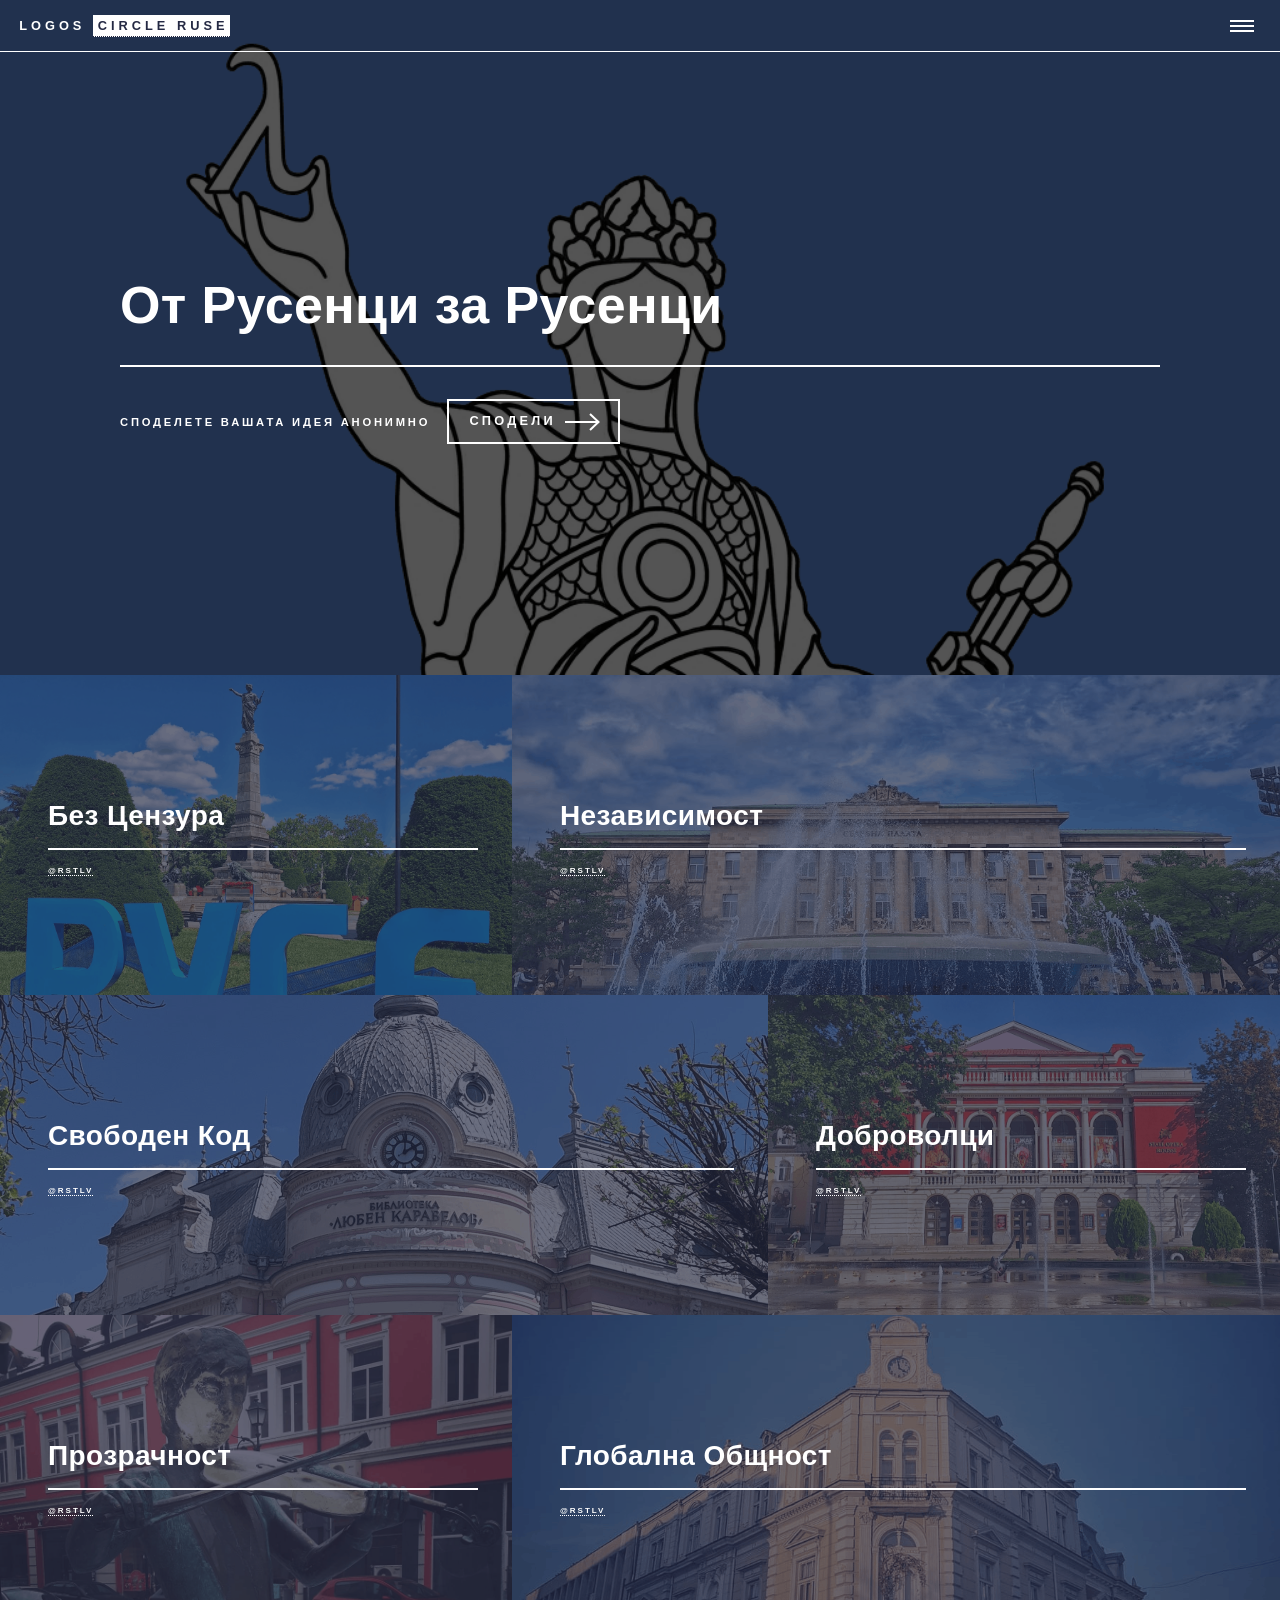
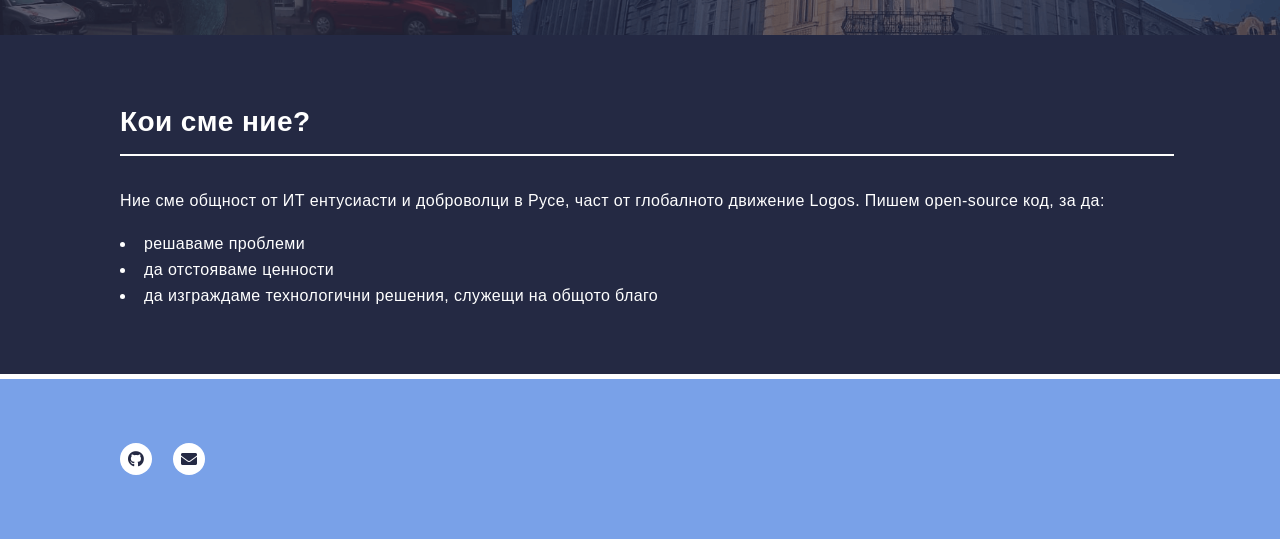
<file: index.html>
<!DOCTYPE HTML>
<html>
	<head>
		<title>Начало | Logos Circle Ruse</title>
		<link rel="icon" type="image/png" sizes="any" href="./images/banner.png">
		<meta charset="utf-8" />
		<meta name="viewport" content="width=device-width, initial-scale=1, user-scalable=no" />
		<link rel="stylesheet" href="assets/css/main.css" />
		<noscript><link rel="stylesheet" href="assets/css/noscript.css" /></noscript>
	</head>
	<body class="is-preload">

		<!-- Wrapper -->
			<div id="wrapper">

				<!-- Header -->
					<header id="header" class="alt">
						<a href="index.html" class="logo">Logos<span> <strong>Circle Ruse</strong></span></a>
						<nav>
							<a href="#menu"></a>
						</nav>
					</header>

					<nav id="menu">
						<ul class="links">
							<li><a href="index.html">Начало</a></li>
							<li><a href="about.html">За нас</a></li>
							<li><a href="events.html">Събития</a></li>
							<li><a href="projects.html">Проекти</a></li>
						</ul>
						<ul class="actions stacked">
							<li><a href="https://logos-circle-ruse.github.io/transparent_ruse/" class="button primary fit">Сподели Проблем</a></li>
						</ul>
					</nav>
				<!-- Header -->

				<!-- Banner -->
					<section id="banner" class="major">
						<div class="inner">
							<header class="major">
								<h1>От Русенци за Русенци</h1>
							</header>
							<div class="content">
								<p>Споделете вашата идея АНОНИМНО</p>
								<ul class="actions">
									<li><a href="https://logos-circle-ruse.github.io/transparent_ruse/" class="button next scrolly">Сподели</a></li>
								</ul>
							</div>
						</div>
					</section>

				<!-- Main -->
					<div id="main">

						<!-- One -->
							<section id="one" class="tiles">
								<article>
									<span class="image">
										<img src="images/pic01.png" alt="" />
									</span>
									<header class="major">
										<h3>Без Цензура</h3>
										<p>
											<a href="https://www.instagram.com/rstlv" target="_blank">@rstlv</a>
										</p>
									</header>
								</article>
								<article>
									<span class="image">
										<img src="images/pic02.png" alt="" />
									</span>
									<header class="major">
										<h3>Независимост</h3>
										<p>
											<a href="https://www.instagram.com/rstlv" target="_blank">@rstlv</a>
										</p>
									</header>
								</article>
								<article>
									<span class="image">
										<img src="images/pic03.png" alt="" />
									</span>
									<header class="major">
										<h3>Свободен Код</h3>
										<p>
											<a href="https://www.instagram.com/rstlv" target="_blank">@rstlv</a>
										</p>
									</header>
								</article>
								<article>
									<span class="image">
										<img src="images/pic04.png" alt="" />
									</span>
									<header class="major">
										<h3>Доброволци</h3>
										<p>
											<a href="https://www.instagram.com/rstlv" target="_blank">@rstlv</a>
										</p>
									</header>
								</article>
								<article>
									<span class="image">
										<img src="images/pic05.png" alt="" />
									</span>
									<header class="major">
										<h3>Прозрачност</h3>
										<p>
											<a href="https://www.instagram.com/rstlv" target="_blank">@rstlv</a>
										</p>
									</header>
								</article>
								<article>
									<span class="image">
										<img src="images/pic06.png" alt="" />
									</span>
									<header class="major">
										<h3>Глобална Общност</h3>
										<p>
											<a href="https://www.instagram.com/rstlv" target="_blank">@rstlv</a>
										</p>
									</header>
								</article>
							</section>

						<!-- Two -->
							<section id="two">
								<div class="inner">
									<header class="major">
										<h2>Кои сме ние?</h2>
									</header>
									<p style="margin: 0 0 1em 0;">
										Ние сме общност от ИТ ентусиасти и доброволци в Русе, част от глобалното движение Logos. Пишем open-source код, за да:
									</p>
									<ul>
										<li>решаваме проблеми</li>
										<li>да отстояваме ценности</li>
										<li>да изграждаме технологични решения, служещи на общото благо</li>
									</ul>
									<a id="luma-btn"></a>
								</div>
							</section>

					</div>

				<!-- Footer -->
				<footer id="footer"></footer>

			</div>

		<!-- Scripts -->
		<script src="assets/js/jquery.min.js"></script>
		<script src="assets/js/jquery.scrolly.min.js"></script>
		<script src="assets/js/jquery.scrollex.min.js"></script>
		<script src="assets/js/browser.min.js"></script>
		<script src="assets/js/breakpoints.min.js"></script>
		<script src="assets/js/util.js"></script>
		<script src="assets/js/main.js"></script>
		<!-- Utils -->
		<script src="assets/js/components/footer.js"></script>
		<script src="assets/js/components/next_event.js"></script>
	</body>
</html>
</file>
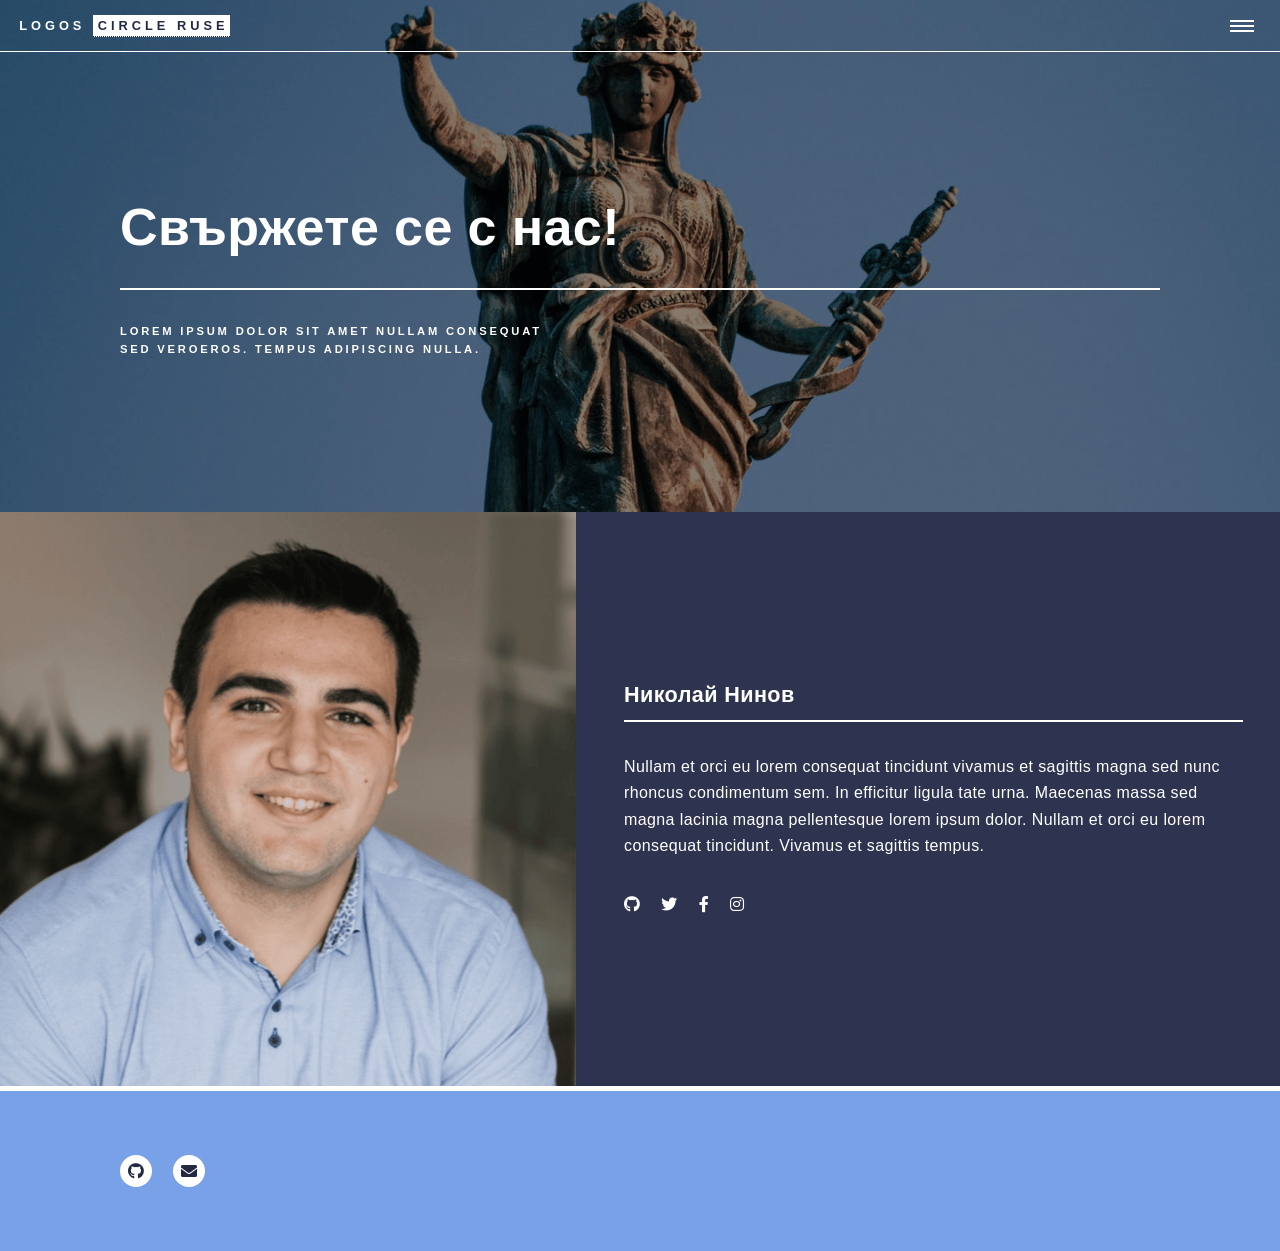
<file: contact.html>
<!DOCTYPE HTML>
<!--
	Forty by HTML5 UP
	html5up.net | @ajlkn
	Free for personal and commercial use under the CCA 3.0 license (html5up.net/license)
-->
<html>
	<head>
		<title>Logos Circle Ruse | Контакт</title>
		<meta charset="utf-8" />
		<meta name="viewport" content="width=device-width, initial-scale=1, user-scalable=no" />
		<link rel="stylesheet" href="assets/css/main.css" />
		<noscript><link rel="stylesheet" href="assets/css/noscript.css" /></noscript>
	</head>
	<body class="is-preload">

		<!-- Wrapper -->
			<div id="wrapper">

				<!-- Header -->
					<header id="header" class="alt">
						<a href="index.html" class="logo">Logos<span> <strong>Circle Ruse</strong></span></a>
						<nav>
							<a href="#menu"></a>
						</nav>
					</header>

					<nav id="menu">
						<ul class="links">
							<li><a href="index.html">Начало</a></li>
							<li><a href="events.html">Събития</a></li>
							<li><a href="contact.html">Контакт</a></li>
						</ul>
						<ul class="actions stacked">
							<li><a href="open-ruse.html" class="button primary fit">Сподели Проблем</a></li>
						</ul>
					</nav>
				<!-- Header -->

				<!-- Banner -->
				<!-- Note: The "styleN" class below should match that of the header element. -->
					<section id="banner" class="style2">
						<div class="inner">
							<span class="image">
								<img src="images/monument.png" alt="" />
							</span>
							<header class="major">
								<h1>Свържете се с нас!</h1>
							</header>
							<div class="content">
								<p>Lorem ipsum dolor sit amet nullam consequat<br />
								sed veroeros. tempus adipiscing nulla.</p>
							</div>
						</div>
					</section>

				<!-- Main -->
					<div id="main">

						<section id="two" class="spotlights">
							<section>
								<a href="generic.html" class="image">
									<img src="images/nikolay.png" alt="" data-position="center center" />
								</a>
								<div class="content">
									<div class="inner">
										<header class="major">
											<h3>Николай Нинов</h3>
										</header>
										<p>Nullam et orci eu lorem consequat tincidunt vivamus et sagittis magna sed nunc rhoncus condimentum sem. In efficitur ligula tate urna. Maecenas massa sed magna lacinia magna pellentesque lorem ipsum dolor. Nullam et orci eu lorem consequat tincidunt. Vivamus et sagittis tempus.</p>
										<ul class="icons">
											<li><a target="_blank" href="https://github.com/nickninov" class="icon brands fa-github"><span class="label">Github</span></a></li>
											<li><a target="_blank" href="https://x.com/therealdatabro" class="icon brands fa-twitter"><span class="label">Twitter</span></a></li>
											<li><a target="_blank" href="https://www.facebook.com/thedatabro" class="icon brands fa-facebook-f"><span class="label">Facebook</span></a></li>
											<li><a target="_blank" href="https://www.instagram.com/nick_ninov" class="icon brands fa-instagram"><span class="label">Instagram</span></a></li>
										</ul>
									</div>
								</div>
							</section>
						</section>
						


					</div>

				<!-- Footer -->
				<footer id="footer"></footer>

			</div>

		<!-- Scripts -->
		<script src="assets/js/jquery.min.js"></script>
		<script src="assets/js/jquery.scrolly.min.js"></script>
		<script src="assets/js/jquery.scrollex.min.js"></script>
		<script src="assets/js/browser.min.js"></script>
		<script src="assets/js/breakpoints.min.js"></script>
		<script src="assets/js/util.js"></script>
		<script src="assets/js/main.js"></script>

		<!-- Utils -->
		<script src="assets/js/components/footer.js"></script>

	</body>
</html>
</file>
<file: assets/css/noscript.css>
/*
	Forty by HTML5 UP
	html5up.net | @ajlkn
	Free for personal and commercial use under the CCA 3.0 license (html5up.net/license)
*/

/* Banner */

	body.is-preload #banner:after {
		opacity: 0.85;
	}

	body.is-preload #banner > .inner {
		-moz-filter: none;
		-webkit-filter: none;
		-ms-filter: none;
		filter: none;
		-moz-transform: none;
		-webkit-transform: none;
		-ms-transform: none;
		transform: none;
		opacity: 1;
	}
</file>
<file: assets/css/main.css>
@import url(fontawesome-all.min.css);
@import url("https://fonts.googleapis.com/css?family=Source+Sans+Pro:300,300italic,600,600italic");

:root {
	--color-white: #FFFFFF;

	--color-blue: #79A1E8;
	--color-light-blue: #B8D0D6;
	--color-dark-blue: #2a2f4a;
	--color-olive: #BBB47D;

	--color-green-light: #B9CDAC;
	--color-green: #95B77F;

	--color-peach: #F0B69E;

	--color-beige: #DACFC5;
}

html, body, div, span, applet, object,
iframe, h1, h2, h3, h4, h5, h6, p, blockquote,
pre, a, abbr, acronym, address, big, cite,
code, del, dfn, em, img, ins, kbd, q, s, samp,
small, strike, strong, sub, sup, tt, var, b,
u, i, center, dl, dt, dd, ol, ul, li, fieldset,
form, label, legend, table, caption, tbody,
tfoot, thead, tr, th, td, article, aside,
canvas, details, embed, figure, figcaption,
footer, header, hgroup, menu, nav, output, ruby,
section, summary, time, mark, audio, video {
	margin: 0;
	padding: 0;
	border: 0;
	font-size: 100%;
	font: inherit;
	vertical-align: baseline;}

article, aside, details, figcaption, figure,
footer, header, hgroup, menu, nav, section {
	display: block;}


strong {
	border-bottom: dotted 1px;
}

body {
	line-height: 1;
	font-family: Helvetica!important;
}

ol, ul {
	list-style: none;
}

blockquote, q {
	quotes: none;
}

	blockquote:before, blockquote:after, q:before, q:after {
		content: '';
		content: none;
	}

table {
	border-collapse: collapse;
	border-spacing: 0;
}

body {
	-webkit-text-size-adjust: none;
}

mark {
	background-color: transparent;
	color: inherit;
}

input::-moz-focus-inner {
	border: 0;
	padding: 0;
}

input, select, textarea {
	-moz-appearance: none;
	-webkit-appearance: none;
	-ms-appearance: none;
	appearance: none;
}

/* Basic */

	@-ms-viewport {
		width: device-width;
	}

	body {
		-ms-overflow-style: scrollbar;
	}

	@media screen and (max-width: 480px) {

		html, body {
			min-width: 320px;
		}

	}

	html {
		box-sizing: border-box;
	}

	*, *:before, *:after {
		box-sizing: inherit;
	}

	body {
		background: #242943;
	}

		body.is-preload *, body.is-preload *:before, body.is-preload *:after {
			-moz-animation: none !important;
			-webkit-animation: none !important;
			-ms-animation: none !important;
			animation: none !important;
			-moz-transition: none !important;
			-webkit-transition: none !important;
			-ms-transition: none !important;
			transition: none !important;
		}

/* Type */

	body, input, select, textarea {
		color: #ffffff;
		font-family: "Source Sans Pro", Helvetica, sans-serif;
		font-size: 17pt;
		font-weight: 300;
		letter-spacing: 0.025em;
		line-height: 1.65;
	}

		@media screen and (max-width: 1680px) {

			body, input, select, textarea {
				font-size: 14pt;
			}

		}

		@media screen and (max-width: 1280px) {

			body, input, select, textarea {
				font-size: 12pt;
			}

		}

		@media screen and (max-width: 360px) {

			body, input, select, textarea {
				font-size: 11pt;
			}

		}

	a {
		-moz-transition: color 0.2s ease-in-out, border-bottom-color 0.2s ease-in-out;
		-webkit-transition: color 0.2s ease-in-out, border-bottom-color 0.2s ease-in-out;
		-ms-transition: color 0.2s ease-in-out, border-bottom-color 0.2s ease-in-out;
		transition: color 0.2s ease-in-out, border-bottom-color 0.2s ease-in-out;
		border-bottom: dotted 1px;
		color: inherit;
		text-decoration: none;
	}

		a:hover {
			border-bottom-color: transparent;
			color: #9bf1ff !important;
		}

		a:active {
			color: #53e3fb !important;
		}

	strong, b {
		color: #ffffff;
		font-weight: 600;
	}

	em, i {
		font-style: italic;
	}

	p {
		margin: 0 0 2em 0;
	}

	h1, h2, h3, h4, h5, h6 {
		color: #ffffff;
		font-weight: 600;
		line-height: 1.65;
		margin: 0 0 1em 0;
	}

		h1 a, h2 a, h3 a, h4 a, h5 a, h6 a {
			color: inherit;
			border-bottom: 0;
		}

	h1 {
		font-size: 2.5em;
	}

	h2 {
		font-size: 1.75em;
	}

	h3 {
		font-size: 1.35em;
	}

	h4 {
		font-size: 1.1em;
	}

	h5 {
		font-size: 0.9em;
	}

	h6 {
		font-size: 0.7em;
	}

	@media screen and (max-width: 736px) {

		h1 {
			font-size: 2em;
		}

		h2 {
			font-size: 1.5em;
		}

		h3 {
			font-size: 1.25em;
		}

	}

	sub {
		font-size: 0.8em;
		position: relative;
		top: 0.5em;
	}

	sup {
		font-size: 0.8em;
		position: relative;
		top: -0.5em;
	}

	blockquote {
		border-left: solid 4px rgba(212, 212, 255, 0.1);
		font-style: italic;
		margin: 0 0 2em 0;
		padding: 0.5em 0 0.5em 2em;
	}

	code {
		background: rgba(212, 212, 255, 0.035);
		font-family: "Courier New", monospace;
		font-size: 0.9em;
		margin: 0 0.25em;
		padding: 0.25em 0.65em;
	}

	pre {
		-webkit-overflow-scrolling: touch;
		font-family: "Courier New", monospace;
		font-size: 0.9em;
		margin: 0 0 2em 0;
	}

		pre code {
			display: block;
			line-height: 1.75;
			padding: 1em 1.5em;
			overflow-x: auto;
		}

	hr {
		border: 0;
		border-bottom: solid 1px rgba(212, 212, 255, 0.1);
		margin: 2em 0;
	}

		hr.major {
			margin: 3em 0;
		}

	.align-left {
		text-align: left;
	}

	.align-center {
		text-align: center;
	}

	.align-right {
		text-align: right;
	}

/* Row */

	.row {
		display: flex;
		flex-wrap: wrap;
		box-sizing: border-box;
		align-items: stretch;
	}

		.row > * {
			box-sizing: border-box;
		}

		.row.gtr-uniform > * > :last-child {
			margin-bottom: 0;
		}

		.row.aln-left {
			justify-content: flex-start;
		}

		.row.aln-center {
			justify-content: center;
		}

		.row.aln-right {
			justify-content: flex-end;
		}

		.row.aln-top {
			align-items: flex-start;
		}

		.row.aln-middle {
			align-items: center;
		}

		.row.aln-bottom {
			align-items: flex-end;
		}

		.row > .imp {
			order: -1;
		}

		.row > .col-1 {
			width: 8.33333%;
		}

		.row > .off-1 {
			margin-left: 8.33333%;
		}

		.row > .col-2 {
			width: 16.66667%;
		}

		.row > .off-2 {
			margin-left: 16.66667%;
		}

		.row > .col-3 {
			width: 25%;
		}

		.row > .off-3 {
			margin-left: 25%;
		}

		.row > .col-4 {
			width: 33.33333%;
		}

		.row > .off-4 {
			margin-left: 33.33333%;
		}

		.row > .col-5 {
			width: 41.66667%;
		}

		.row > .off-5 {
			margin-left: 41.66667%;
		}

		.row > .col-6 {
			width: 50%;
		}

		.row > .off-6 {
			margin-left: 50%;
		}

		.row > .col-7 {
			width: 58.33333%;
		}

		.row > .off-7 {
			margin-left: 58.33333%;
		}

		.row > .col-8 {
			width: 66.66667%;
		}

		.row > .off-8 {
			margin-left: 66.66667%;
		}

		.row > .col-9 {
			width: 75%;
		}

		.row > .off-9 {
			margin-left: 75%;
		}

		.row > .col-10 {
			width: 83.33333%;
		}

		.row > .off-10 {
			margin-left: 83.33333%;
		}

		.row > .col-11 {
			width: 91.66667%;
		}

		.row > .off-11 {
			margin-left: 91.66667%;
		}

		.row > .col-12 {
			width: 100%;
		}

		.row > .off-12 {
			margin-left: 100%;
		}

		.row.gtr-0 {
			margin-top: 0;
			margin-left: 0em;
		}

			.row.gtr-0 > * {
				padding: 0 0 0 0em;
			}

			.row.gtr-0.gtr-uniform {
				margin-top: 0em;
			}

				.row.gtr-0.gtr-uniform > * {
					padding-top: 0em;
				}

		.row.gtr-25 {
			margin-top: 0;
			margin-left: -0.5em;
		}

			.row.gtr-25 > * {
				padding: 0 0 0 0.5em;
			}

			.row.gtr-25.gtr-uniform {
				margin-top: -0.5em;
			}

				.row.gtr-25.gtr-uniform > * {
					padding-top: 0.5em;
				}

		.row.gtr-50 {
			margin-top: 0;
			margin-left: -1em;
		}

			.row.gtr-50 > * {
				padding: 0 0 0 1em;
			}

			.row.gtr-50.gtr-uniform {
				margin-top: -1em;
			}

				.row.gtr-50.gtr-uniform > * {
					padding-top: 1em;
				}

		.row {
			margin-top: 0;
			margin-left: -2em;
		}

			.row > * {
				padding: 0 0 0 2em;
			}

			.row.gtr-uniform {
				margin-top: -2em;
			}

				.row.gtr-uniform > * {
					padding-top: 2em;
				}

		.row.gtr-150 {
			margin-top: 0;
			margin-left: -3em;
		}

			.row.gtr-150 > * {
				padding: 0 0 0 3em;
			}

			.row.gtr-150.gtr-uniform {
				margin-top: -3em;
			}

				.row.gtr-150.gtr-uniform > * {
					padding-top: 3em;
				}

		.row.gtr-200 {
			margin-top: 0;
			margin-left: -4em;
		}

			.row.gtr-200 > * {
				padding: 0 0 0 4em;
			}

			.row.gtr-200.gtr-uniform {
				margin-top: -4em;
			}

				.row.gtr-200.gtr-uniform > * {
					padding-top: 4em;
				}

		@media screen and (max-width: 1680px) {

			.row {
				display: flex;
				flex-wrap: wrap;
				box-sizing: border-box;
				align-items: stretch;
			}

				.row > * {
					box-sizing: border-box;
				}

				.row.gtr-uniform > * > :last-child {
					margin-bottom: 0;
				}

				.row.aln-left {
					justify-content: flex-start;
				}

				.row.aln-center {
					justify-content: center;
				}

				.row.aln-right {
					justify-content: flex-end;
				}

				.row.aln-top {
					align-items: flex-start;
				}

				.row.aln-middle {
					align-items: center;
				}

				.row.aln-bottom {
					align-items: flex-end;
				}

				.row > .imp-xlarge {
					order: -1;
				}

				.row > .col-1-xlarge {
					width: 8.33333%;
				}

				.row > .off-1-xlarge {
					margin-left: 8.33333%;
				}

				.row > .col-2-xlarge {
					width: 16.66667%;
				}

				.row > .off-2-xlarge {
					margin-left: 16.66667%;
				}

				.row > .col-3-xlarge {
					width: 25%;
				}

				.row > .off-3-xlarge {
					margin-left: 25%;
				}

				.row > .col-4-xlarge {
					width: 33.33333%;
				}

				.row > .off-4-xlarge {
					margin-left: 33.33333%;
				}

				.row > .col-5-xlarge {
					width: 41.66667%;
				}

				.row > .off-5-xlarge {
					margin-left: 41.66667%;
				}

				.row > .col-6-xlarge {
					width: 50%;
				}

				.row > .off-6-xlarge {
					margin-left: 50%;
				}

				.row > .col-7-xlarge {
					width: 58.33333%;
				}

				.row > .off-7-xlarge {
					margin-left: 58.33333%;
				}

				.row > .col-8-xlarge {
					width: 66.66667%;
				}

				.row > .off-8-xlarge {
					margin-left: 66.66667%;
				}

				.row > .col-9-xlarge {
					width: 75%;
				}

				.row > .off-9-xlarge {
					margin-left: 75%;
				}

				.row > .col-10-xlarge {
					width: 83.33333%;
				}

				.row > .off-10-xlarge {
					margin-left: 83.33333%;
				}

				.row > .col-11-xlarge {
					width: 91.66667%;
				}

				.row > .off-11-xlarge {
					margin-left: 91.66667%;
				}

				.row > .col-12-xlarge {
					width: 100%;
				}

				.row > .off-12-xlarge {
					margin-left: 100%;
				}

				.row.gtr-0 {
					margin-top: 0;
					margin-left: 0em;
				}

					.row.gtr-0 > * {
						padding: 0 0 0 0em;
					}

					.row.gtr-0.gtr-uniform {
						margin-top: 0em;
					}

						.row.gtr-0.gtr-uniform > * {
							padding-top: 0em;
						}

				.row.gtr-25 {
					margin-top: 0;
					margin-left: -0.5em;
				}

					.row.gtr-25 > * {
						padding: 0 0 0 0.5em;
					}

					.row.gtr-25.gtr-uniform {
						margin-top: -0.5em;
					}

						.row.gtr-25.gtr-uniform > * {
							padding-top: 0.5em;
						}

				.row.gtr-50 {
					margin-top: 0;
					margin-left: -1em;
				}

					.row.gtr-50 > * {
						padding: 0 0 0 1em;
					}

					.row.gtr-50.gtr-uniform {
						margin-top: -1em;
					}

						.row.gtr-50.gtr-uniform > * {
							padding-top: 1em;
						}

				.row {
					margin-top: 0;
					margin-left: -2em;
				}

					.row > * {
						padding: 0 0 0 2em;
					}

					.row.gtr-uniform {
						margin-top: -2em;
					}

						.row.gtr-uniform > * {
							padding-top: 2em;
						}

				.row.gtr-150 {
					margin-top: 0;
					margin-left: -3em;
				}

					.row.gtr-150 > * {
						padding: 0 0 0 3em;
					}

					.row.gtr-150.gtr-uniform {
						margin-top: -3em;
					}

						.row.gtr-150.gtr-uniform > * {
							padding-top: 3em;
						}

				.row.gtr-200 {
					margin-top: 0;
					margin-left: -4em;
				}

					.row.gtr-200 > * {
						padding: 0 0 0 4em;
					}

					.row.gtr-200.gtr-uniform {
						margin-top: -4em;
					}

						.row.gtr-200.gtr-uniform > * {
							padding-top: 4em;
						}

		}

		@media screen and (max-width: 1280px) {

			.row {
				display: flex;
				flex-wrap: wrap;
				box-sizing: border-box;
				align-items: stretch;
			}

				.row > * {
					box-sizing: border-box;
				}

				.row.gtr-uniform > * > :last-child {
					margin-bottom: 0;
				}

				.row.aln-left {
					justify-content: flex-start;
				}

				.row.aln-center {
					justify-content: center;
				}

				.row.aln-right {
					justify-content: flex-end;
				}

				.row.aln-top {
					align-items: flex-start;
				}

				.row.aln-middle {
					align-items: center;
				}

				.row.aln-bottom {
					align-items: flex-end;
				}

				.row > .imp-large {
					order: -1;
				}

				.row > .col-1-large {
					width: 8.33333%;
				}

				.row > .off-1-large {
					margin-left: 8.33333%;
				}

				.row > .col-2-large {
					width: 16.66667%;
				}

				.row > .off-2-large {
					margin-left: 16.66667%;
				}

				.row > .col-3-large {
					width: 25%;
				}

				.row > .off-3-large {
					margin-left: 25%;
				}

				.row > .col-4-large {
					width: 33.33333%;
				}

				.row > .off-4-large {
					margin-left: 33.33333%;
				}

				.row > .col-5-large {
					width: 41.66667%;
				}

				.row > .off-5-large {
					margin-left: 41.66667%;
				}

				.row > .col-6-large {
					width: 50%;
				}

				.row > .off-6-large {
					margin-left: 50%;
				}

				.row > .col-7-large {
					width: 58.33333%;
				}

				.row > .off-7-large {
					margin-left: 58.33333%;
				}

				.row > .col-8-large {
					width: 66.66667%;
				}

				.row > .off-8-large {
					margin-left: 66.66667%;
				}

				.row > .col-9-large {
					width: 75%;
				}

				.row > .off-9-large {
					margin-left: 75%;
				}

				.row > .col-10-large {
					width: 83.33333%;
				}

				.row > .off-10-large {
					margin-left: 83.33333%;
				}

				.row > .col-11-large {
					width: 91.66667%;
				}

				.row > .off-11-large {
					margin-left: 91.66667%;
				}

				.row > .col-12-large {
					width: 100%;
				}

				.row > .off-12-large {
					margin-left: 100%;
				}

				.row.gtr-0 {
					margin-top: 0;
					margin-left: 0em;
				}

					.row.gtr-0 > * {
						padding: 0 0 0 0em;
					}

					.row.gtr-0.gtr-uniform {
						margin-top: 0em;
					}

						.row.gtr-0.gtr-uniform > * {
							padding-top: 0em;
						}

				.row.gtr-25 {
					margin-top: 0;
					margin-left: -0.375em;
				}

					.row.gtr-25 > * {
						padding: 0 0 0 0.375em;
					}

					.row.gtr-25.gtr-uniform {
						margin-top: -0.375em;
					}

						.row.gtr-25.gtr-uniform > * {
							padding-top: 0.375em;
						}

				.row.gtr-50 {
					margin-top: 0;
					margin-left: -0.75em;
				}

					.row.gtr-50 > * {
						padding: 0 0 0 0.75em;
					}

					.row.gtr-50.gtr-uniform {
						margin-top: -0.75em;
					}

						.row.gtr-50.gtr-uniform > * {
							padding-top: 0.75em;
						}

				.row {
					margin-top: 0;
					margin-left: -1.5em;
				}

					.row > * {
						padding: 0 0 0 1.5em;
					}

					.row.gtr-uniform {
						margin-top: -1.5em;
					}

						.row.gtr-uniform > * {
							padding-top: 1.5em;
						}

				.row.gtr-150 {
					margin-top: 0;
					margin-left: -2.25em;
				}

					.row.gtr-150 > * {
						padding: 0 0 0 2.25em;
					}

					.row.gtr-150.gtr-uniform {
						margin-top: -2.25em;
					}

						.row.gtr-150.gtr-uniform > * {
							padding-top: 2.25em;
						}

				.row.gtr-200 {
					margin-top: 0;
					margin-left: -3em;
				}

					.row.gtr-200 > * {
						padding: 0 0 0 3em;
					}

					.row.gtr-200.gtr-uniform {
						margin-top: -3em;
					}

						.row.gtr-200.gtr-uniform > * {
							padding-top: 3em;
						}

		}

		@media screen and (max-width: 980px) {

			.row {
				display: flex;
				flex-wrap: wrap;
				box-sizing: border-box;
				align-items: stretch;
			}

				.row > * {
					box-sizing: border-box;
				}

				.row.gtr-uniform > * > :last-child {
					margin-bottom: 0;
				}

				.row.aln-left {
					justify-content: flex-start;
				}

				.row.aln-center {
					justify-content: center;
				}

				.row.aln-right {
					justify-content: flex-end;
				}

				.row.aln-top {
					align-items: flex-start;
				}

				.row.aln-middle {
					align-items: center;
				}

				.row.aln-bottom {
					align-items: flex-end;
				}

				.row > .imp-medium {
					order: -1;
				}

				.row > .col-1-medium {
					width: 8.33333%;
				}

				.row > .off-1-medium {
					margin-left: 8.33333%;
				}

				.row > .col-2-medium {
					width: 16.66667%;
				}

				.row > .off-2-medium {
					margin-left: 16.66667%;
				}

				.row > .col-3-medium {
					width: 25%;
				}

				.row > .off-3-medium {
					margin-left: 25%;
				}

				.row > .col-4-medium {
					width: 33.33333%;
				}

				.row > .off-4-medium {
					margin-left: 33.33333%;
				}

				.row > .col-5-medium {
					width: 41.66667%;
				}

				.row > .off-5-medium {
					margin-left: 41.66667%;
				}

				.row > .col-6-medium {
					width: 50%;
				}

				.row > .off-6-medium {
					margin-left: 50%;
				}

				.row > .col-7-medium {
					width: 58.33333%;
				}

				.row > .off-7-medium {
					margin-left: 58.33333%;
				}

				.row > .col-8-medium {
					width: 66.66667%;
				}

				.row > .off-8-medium {
					margin-left: 66.66667%;
				}

				.row > .col-9-medium {
					width: 75%;
				}

				.row > .off-9-medium {
					margin-left: 75%;
				}

				.row > .col-10-medium {
					width: 83.33333%;
				}

				.row > .off-10-medium {
					margin-left: 83.33333%;
				}

				.row > .col-11-medium {
					width: 91.66667%;
				}

				.row > .off-11-medium {
					margin-left: 91.66667%;
				}

				.row > .col-12-medium {
					width: 100%;
				}

				.row > .off-12-medium {
					margin-left: 100%;
				}

				.row.gtr-0 {
					margin-top: 0;
					margin-left: 0em;
				}

					.row.gtr-0 > * {
						padding: 0 0 0 0em;
					}

					.row.gtr-0.gtr-uniform {
						margin-top: 0em;
					}

						.row.gtr-0.gtr-uniform > * {
							padding-top: 0em;
						}

				.row.gtr-25 {
					margin-top: 0;
					margin-left: -0.375em;
				}

					.row.gtr-25 > * {
						padding: 0 0 0 0.375em;
					}

					.row.gtr-25.gtr-uniform {
						margin-top: -0.375em;
					}

						.row.gtr-25.gtr-uniform > * {
							padding-top: 0.375em;
						}

				.row.gtr-50 {
					margin-top: 0;
					margin-left: -0.75em;
				}

					.row.gtr-50 > * {
						padding: 0 0 0 0.75em;
					}

					.row.gtr-50.gtr-uniform {
						margin-top: -0.75em;
					}

						.row.gtr-50.gtr-uniform > * {
							padding-top: 0.75em;
						}

				.row {
					margin-top: 0;
					margin-left: -1.5em;
				}

					.row > * {
						padding: 0 0 0 1.5em;
					}

					.row.gtr-uniform {
						margin-top: -1.5em;
					}

						.row.gtr-uniform > * {
							padding-top: 1.5em;
						}

				.row.gtr-150 {
					margin-top: 0;
					margin-left: -2.25em;
				}

					.row.gtr-150 > * {
						padding: 0 0 0 2.25em;
					}

					.row.gtr-150.gtr-uniform {
						margin-top: -2.25em;
					}

						.row.gtr-150.gtr-uniform > * {
							padding-top: 2.25em;
						}

				.row.gtr-200 {
					margin-top: 0;
					margin-left: -3em;
				}

					.row.gtr-200 > * {
						padding: 0 0 0 3em;
					}

					.row.gtr-200.gtr-uniform {
						margin-top: -3em;
					}

						.row.gtr-200.gtr-uniform > * {
							padding-top: 3em;
						}

		}

		@media screen and (max-width: 736px) {

			.row {
				display: flex;
				flex-wrap: wrap;
				box-sizing: border-box;
				align-items: stretch;
			}

				.row > * {
					box-sizing: border-box;
				}

				.row.gtr-uniform > * > :last-child {
					margin-bottom: 0;
				}

				.row.aln-left {
					justify-content: flex-start;
				}

				.row.aln-center {
					justify-content: center;
				}

				.row.aln-right {
					justify-content: flex-end;
				}

				.row.aln-top {
					align-items: flex-start;
				}

				.row.aln-middle {
					align-items: center;
				}

				.row.aln-bottom {
					align-items: flex-end;
				}

				.row > .imp-small {
					order: -1;
				}

				.row > .col-1-small {
					width: 8.33333%;
				}

				.row > .off-1-small {
					margin-left: 8.33333%;
				}

				.row > .col-2-small {
					width: 16.66667%;
				}

				.row > .off-2-small {
					margin-left: 16.66667%;
				}

				.row > .col-3-small {
					width: 25%;
				}

				.row > .off-3-small {
					margin-left: 25%;
				}

				.row > .col-4-small {
					width: 33.33333%;
				}

				.row > .off-4-small {
					margin-left: 33.33333%;
				}

				.row > .col-5-small {
					width: 41.66667%;
				}

				.row > .off-5-small {
					margin-left: 41.66667%;
				}

				.row > .col-6-small {
					width: 50%;
				}

				.row > .off-6-small {
					margin-left: 50%;
				}

				.row > .col-7-small {
					width: 58.33333%;
				}

				.row > .off-7-small {
					margin-left: 58.33333%;
				}

				.row > .col-8-small {
					width: 66.66667%;
				}

				.row > .off-8-small {
					margin-left: 66.66667%;
				}

				.row > .col-9-small {
					width: 75%;
				}

				.row > .off-9-small {
					margin-left: 75%;
				}

				.row > .col-10-small {
					width: 83.33333%;
				}

				.row > .off-10-small {
					margin-left: 83.33333%;
				}

				.row > .col-11-small {
					width: 91.66667%;
				}

				.row > .off-11-small {
					margin-left: 91.66667%;
				}

				.row > .col-12-small {
					width: 100%;
				}

				.row > .off-12-small {
					margin-left: 100%;
				}

				.row.gtr-0 {
					margin-top: 0;
					margin-left: 0em;
				}

					.row.gtr-0 > * {
						padding: 0 0 0 0em;
					}

					.row.gtr-0.gtr-uniform {
						margin-top: 0em;
					}

						.row.gtr-0.gtr-uniform > * {
							padding-top: 0em;
						}

				.row.gtr-25 {
					margin-top: 0;
					margin-left: -0.3125em;
				}

					.row.gtr-25 > * {
						padding: 0 0 0 0.3125em;
					}

					.row.gtr-25.gtr-uniform {
						margin-top: -0.3125em;
					}

						.row.gtr-25.gtr-uniform > * {
							padding-top: 0.3125em;
						}

				.row.gtr-50 {
					margin-top: 0;
					margin-left: -0.625em;
				}

					.row.gtr-50 > * {
						padding: 0 0 0 0.625em;
					}

					.row.gtr-50.gtr-uniform {
						margin-top: -0.625em;
					}

						.row.gtr-50.gtr-uniform > * {
							padding-top: 0.625em;
						}

				.row {
					margin-top: 0;
					margin-left: -1.25em;
				}

					.row > * {
						padding: 0 0 0 1.25em;
					}

					.row.gtr-uniform {
						margin-top: -1.25em;
					}

						.row.gtr-uniform > * {
							padding-top: 1.25em;
						}

				.row.gtr-150 {
					margin-top: 0;
					margin-left: -1.875em;
				}

					.row.gtr-150 > * {
						padding: 0 0 0 1.875em;
					}

					.row.gtr-150.gtr-uniform {
						margin-top: -1.875em;
					}

						.row.gtr-150.gtr-uniform > * {
							padding-top: 1.875em;
						}

				.row.gtr-200 {
					margin-top: 0;
					margin-left: -2.5em;
				}

					.row.gtr-200 > * {
						padding: 0 0 0 2.5em;
					}

					.row.gtr-200.gtr-uniform {
						margin-top: -2.5em;
					}

						.row.gtr-200.gtr-uniform > * {
							padding-top: 2.5em;
						}

		}

		@media screen and (max-width: 480px) {

			.row {
				display: flex;
				flex-wrap: wrap;
				box-sizing: border-box;
				align-items: stretch;
			}

				.row > * {
					box-sizing: border-box;
				}

				.row.gtr-uniform > * > :last-child {
					margin-bottom: 0;
				}

				.row.aln-left {
					justify-content: flex-start;
				}

				.row.aln-center {
					justify-content: center;
				}

				.row.aln-right {
					justify-content: flex-end;
				}

				.row.aln-top {
					align-items: flex-start;
				}

				.row.aln-middle {
					align-items: center;
				}

				.row.aln-bottom {
					align-items: flex-end;
				}

				.row > .imp-xsmall {
					order: -1;
				}

				.row > .col-1-xsmall {
					width: 8.33333%;
				}

				.row > .off-1-xsmall {
					margin-left: 8.33333%;
				}

				.row > .col-2-xsmall {
					width: 16.66667%;
				}

				.row > .off-2-xsmall {
					margin-left: 16.66667%;
				}

				.row > .col-3-xsmall {
					width: 25%;
				}

				.row > .off-3-xsmall {
					margin-left: 25%;
				}

				.row > .col-4-xsmall {
					width: 33.33333%;
				}

				.row > .off-4-xsmall {
					margin-left: 33.33333%;
				}

				.row > .col-5-xsmall {
					width: 41.66667%;
				}

				.row > .off-5-xsmall {
					margin-left: 41.66667%;
				}

				.row > .col-6-xsmall {
					width: 50%;
				}

				.row > .off-6-xsmall {
					margin-left: 50%;
				}

				.row > .col-7-xsmall {
					width: 58.33333%;
				}

				.row > .off-7-xsmall {
					margin-left: 58.33333%;
				}

				.row > .col-8-xsmall {
					width: 66.66667%;
				}

				.row > .off-8-xsmall {
					margin-left: 66.66667%;
				}

				.row > .col-9-xsmall {
					width: 75%;
				}

				.row > .off-9-xsmall {
					margin-left: 75%;
				}

				.row > .col-10-xsmall {
					width: 83.33333%;
				}

				.row > .off-10-xsmall {
					margin-left: 83.33333%;
				}

				.row > .col-11-xsmall {
					width: 91.66667%;
				}

				.row > .off-11-xsmall {
					margin-left: 91.66667%;
				}

				.row > .col-12-xsmall {
					width: 100%;
				}

				.row > .off-12-xsmall {
					margin-left: 100%;
				}

				.row.gtr-0 {
					margin-top: 0;
					margin-left: 0em;
				}

					.row.gtr-0 > * {
						padding: 0 0 0 0em;
					}

					.row.gtr-0.gtr-uniform {
						margin-top: 0em;
					}

						.row.gtr-0.gtr-uniform > * {
							padding-top: 0em;
						}

				.row.gtr-25 {
					margin-top: 0;
					margin-left: -0.3125em;
				}

					.row.gtr-25 > * {
						padding: 0 0 0 0.3125em;
					}

					.row.gtr-25.gtr-uniform {
						margin-top: -0.3125em;
					}

						.row.gtr-25.gtr-uniform > * {
							padding-top: 0.3125em;
						}

				.row.gtr-50 {
					margin-top: 0;
					margin-left: -0.625em;
				}

					.row.gtr-50 > * {
						padding: 0 0 0 0.625em;
					}

					.row.gtr-50.gtr-uniform {
						margin-top: -0.625em;
					}

						.row.gtr-50.gtr-uniform > * {
							padding-top: 0.625em;
						}

				.row {
					margin-top: 0;
					margin-left: -1.25em;
				}

					.row > * {
						padding: 0 0 0 1.25em;
					}

					.row.gtr-uniform {
						margin-top: -1.25em;
					}

						.row.gtr-uniform > * {
							padding-top: 1.25em;
						}

				.row.gtr-150 {
					margin-top: 0;
					margin-left: -1.875em;
				}

					.row.gtr-150 > * {
						padding: 0 0 0 1.875em;
					}

					.row.gtr-150.gtr-uniform {
						margin-top: -1.875em;
					}

						.row.gtr-150.gtr-uniform > * {
							padding-top: 1.875em;
						}

				.row.gtr-200 {
					margin-top: 0;
					margin-left: -2.5em;
				}

					.row.gtr-200 > * {
						padding: 0 0 0 2.5em;
					}

					.row.gtr-200.gtr-uniform {
						margin-top: -2.5em;
					}

						.row.gtr-200.gtr-uniform > * {
							padding-top: 2.5em;
						}

		}

/* Section/Article */

	section.special, article.special {
		text-align: center;
	}

	header.major {
		width: -moz-max-content;
		width: -webkit-max-content;
		width: -ms-max-content;
		width: 100%;
		margin-bottom: 2em;
	}

		header.major > :first-child {
			margin-bottom: 0;
			width: calc(100% + 0.5em);
		}

			header.major > :first-child:after {
				content: '';
				background-color: #ffffff;
				display: block;
				height: 2px;
				margin: 0.325em 0 0.5em 0;
				width: 100%;
			}

		header.major > p {
			font-size: 0.5em;
			font-weight: 600;
			letter-spacing: 0.25em;
			margin-bottom: 0;
			text-transform: uppercase;
		}

		body.is-ie header.major > :first-child:after {
			max-width: 9em;
		}

		body.is-ie header.major > h1:after {
			max-width: 100% !important;
		}

	@media screen and (max-width: 736px) {

		header.major > p br {
			display: none;
		}

	}

/* Form */

	form {
		margin: 0 0 2em 0;
	}

		form > :last-child {
			margin-bottom: 0;
		}

		form > .fields {
			display: -moz-flex;
			display: -webkit-flex;
			display: -ms-flex;
			display: flex;
			-moz-flex-wrap: wrap;
			-webkit-flex-wrap: wrap;
			-ms-flex-wrap: wrap;
			flex-wrap: wrap;
			width: calc(100% + 3em);
			margin: -1.5em 0 2em -1.5em;
		}

			form > .fields > .field {
				-moz-flex-grow: 0;
				-webkit-flex-grow: 0;
				-ms-flex-grow: 0;
				flex-grow: 0;
				-moz-flex-shrink: 0;
				-webkit-flex-shrink: 0;
				-ms-flex-shrink: 0;
				flex-shrink: 0;
				padding: 1.5em 0 0 1.5em;
				width: calc(100% - 1.5em);
			}

				form > .fields > .field.half {
					width: calc(50% - 0.75em);
				}

				form > .fields > .field.third {
					width: calc(100%/3 - 0.5em);
				}

				form > .fields > .field.quarter {
					width: calc(25% - 0.375em);
				}

		@media screen and (max-width: 480px) {

			form > .fields {
				width: calc(100% + 3em);
				margin: -1.5em 0 2em -1.5em;
			}

				form > .fields > .field {
					padding: 1.5em 0 0 1.5em;
					width: calc(100% - 1.5em);
				}

					form > .fields > .field.half {
						width: calc(100% - 1.5em);
					}

					form > .fields > .field.third {
						width: calc(100% - 1.5em);
					}

					form > .fields > .field.quarter {
						width: calc(100% - 1.5em);
					}

		}

	label {
		color: #ffffff;
		display: block;
		font-size: 0.8em;
		font-weight: 600;
		letter-spacing: 0.25em;
		margin: 0 0 1em 0;
		text-transform: uppercase;
	}

	input[type="text"],
	input[type="password"],
	input[type="email"],
	input[type="tel"],
	input[type="search"],
	input[type="url"],
	select,
	textarea {
		-moz-appearance: none;
		-webkit-appearance: none;
		-ms-appearance: none;
		appearance: none;
		background: rgba(212, 212, 255, 0.035);
		border: none;
		border-radius: 0;
		color: inherit;
		display: block;
		outline: 0;
		padding: 0 1em;
		text-decoration: none;
		width: 100%;
	}

		input[type="text"]:invalid,
		input[type="password"]:invalid,
		input[type="email"]:invalid,
		input[type="tel"]:invalid,
		input[type="search"]:invalid,
		input[type="url"]:invalid,
		select:invalid,
		textarea:invalid {
			box-shadow: none;
		}

		input[type="text"]:focus,
		input[type="password"]:focus,
		input[type="email"]:focus,
		input[type="tel"]:focus,
		input[type="search"]:focus,
		input[type="url"]:focus,
		select:focus,
		textarea:focus {
			border-color: #9bf1ff;
			box-shadow: 0 0 0 2px #9bf1ff;
		}

	select {
		background-image: url("data:image/svg+xml;charset=utf8,%3Csvg xmlns='http://www.w3.org/2000/svg' width='40' height='40' preserveAspectRatio='none' viewBox='0 0 40 40'%3E%3Cpath d='M9.4,12.3l10.4,10.4l10.4-10.4c0.2-0.2,0.5-0.4,0.9-0.4c0.3,0,0.6,0.1,0.9,0.4l3.3,3.3c0.2,0.2,0.4,0.5,0.4,0.9 c0,0.4-0.1,0.6-0.4,0.9L20.7,31.9c-0.2,0.2-0.5,0.4-0.9,0.4c-0.3,0-0.6-0.1-0.9-0.4L4.3,17.3c-0.2-0.2-0.4-0.5-0.4-0.9 c0-0.4,0.1-0.6,0.4-0.9l3.3-3.3c0.2-0.2,0.5-0.4,0.9-0.4S9.1,12.1,9.4,12.3z' fill='rgba(212, 212, 255, 0.1)' /%3E%3C/svg%3E");
		background-size: 1.25rem;
		background-repeat: no-repeat;
		background-position: calc(100% - 1rem) center;
		height: 2.75em;
		padding-right: 2.75em;
		text-overflow: ellipsis;
	}

		select option {
			color: #ffffff;
			background: #242943;
		}

		select:focus::-ms-value {
			background-color: transparent;
		}

		select::-ms-expand {
			display: none;
		}

	input[type="text"],
	input[type="password"],
	input[type="email"],
	input[type="tel"],
	input[type="search"],
	input[type="url"],
	select {
		height: 2.75em;
	}

	textarea {
		padding: 0.75em 1em;
	}

	input[type="checkbox"],
	input[type="radio"] {
		-moz-appearance: none;
		-webkit-appearance: none;
		-ms-appearance: none;
		appearance: none;
		display: block;
		float: left;
		margin-right: -2em;
		opacity: 0;
		width: 1em;
		z-index: -1;
	}

		input[type="checkbox"] + label,
		input[type="radio"] + label {
			text-decoration: none;
			color: #ffffff;
			cursor: pointer;
			display: inline-block;
			font-weight: 300;
			padding-left: 2.65em;
			padding-right: 0.75em;
			position: relative;
		}

			input[type="checkbox"] + label:before,
			input[type="radio"] + label:before {
				-moz-osx-font-smoothing: grayscale;
				-webkit-font-smoothing: antialiased;
				display: inline-block;
				font-style: normal;
				font-variant: normal;
				text-rendering: auto;
				line-height: 1;
				text-transform: none !important;
				font-family: 'Font Awesome 5 Free';
				font-weight: 900;
			}

			input[type="checkbox"] + label:before,
			input[type="radio"] + label:before {
				background: rgba(212, 212, 255, 0.035);
				content: '';
				display: inline-block;
				font-size: 0.8em;
				height: 2.0625em;
				left: 0;
				letter-spacing: 0;
				line-height: 2.0625em;
				position: absolute;
				text-align: center;
				top: 0;
				width: 2.0625em;
			}

		input[type="checkbox"]:checked + label:before,
		input[type="radio"]:checked + label:before {
			background: #ffffff;
			border-color: #9bf1ff;
			content: '\f00c';
			color: #242943;
		}

		input[type="checkbox"]:focus + label:before,
		input[type="radio"]:focus + label:before {
			box-shadow: 0 0 0 2px #9bf1ff;
		}

	input[type="radio"] + label:before {
		border-radius: 100%;
	}

	::-webkit-input-placeholder {
		color: rgba(244, 244, 255, 0.2) !important;
		opacity: 1.0;
	}

	:-moz-placeholder {
		color: rgba(244, 244, 255, 0.2) !important;
		opacity: 1.0;
	}

	::-moz-placeholder {
		color: rgba(244, 244, 255, 0.2) !important;
		opacity: 1.0;
	}

	:-ms-input-placeholder {
		color: rgba(244, 244, 255, 0.2) !important;
		opacity: 1.0;
	}

/* Box */

	.box {
		border: solid 1px rgba(212, 212, 255, 0.1);
		margin-bottom: 2em;
		padding: 1.5em;
	}

		.box > :last-child,
		.box > :last-child > :last-child,
		.box > :last-child > :last-child > :last-child {
			margin-bottom: 0;
		}

		.box.alt {
			border: 0;
			border-radius: 0;
			padding: 0;
		}

/* Icon */

	.icon {
		text-decoration: none;
		border-bottom: none;
		position: relative;
	}

		.icon:before {
			-moz-osx-font-smoothing: grayscale;
			-webkit-font-smoothing: antialiased;
			display: inline-block;
			font-style: normal;
			font-variant: normal;
			text-rendering: auto;
			line-height: 1;
			text-transform: none !important;
			font-family: 'Font Awesome 5 Free';
			font-weight: 400;
		}

		.icon > .label {
			display: none;
		}

		.icon:before {
			line-height: inherit;
		}

		.icon.solid:before {
			font-weight: 900;
		}

		.icon.brands:before {
			font-family: 'Font Awesome 5 Brands';
		}

		.icon.alt:before {
			background-color: #ffffff;
			border-radius: 100%;
			color: #242943;
			display: inline-block;
			height: 2em;
			line-height: 2em;
			text-align: center;
			width: 2em;
		}

	a.icon.alt:before {
		-moz-transition: background-color 0.2s ease-in-out;
		-webkit-transition: background-color 0.2s ease-in-out;
		-ms-transition: background-color 0.2s ease-in-out;
		transition: background-color 0.2s ease-in-out;
	}

	a.icon.alt:hover:before {
		background-color: #6fc3df;
	}

	a.icon.alt:active:before {
		background-color: #37a6cb;
	}

/* Image */

	.image {
		border: 0;
		display: inline-block;
		position: relative;
	}

		.image img {
			display: block;
		}

		.image.left, .image.right {
			max-width: 30%;
		}

			.image.left img, .image.right img {
				width: 100%;
			}

		.image.left {
			float: left;
			margin: 0 1.5em 1.25em 0;
			top: 0.25em;
		}

		.image.right {
			float: right;
			margin: 0 0 1.25em 1.5em;
			top: 0.25em;
		}

		.image.fit {
			display: block;
			margin: 0 0 2em 0;
			width: 100%;
		}

			.image.fit img {
				width: 100%;
			}

		.image.main {
			display: block;
			margin: 2.5em 0;
			width: 100%;
		}

			.image.main img {
				width: 100%;
			}

			@media screen and (max-width: 736px) {

				.image.main {
					margin: 1.5em 0;
				}

			}

/* List */

	ol {
		list-style: decimal;
		margin: 0 0 2em 0;
		padding-left: 1.25em;
	}

		ol li {
			padding-left: 0.25em;
		}

	ul {
		list-style: disc;
		margin: 0 0 2em 0;
		padding-left: 1em;
	}

		ul li {
			padding-left: 0.5em;
		}

		ul.alt {
			list-style: none;
			padding-left: 0;
		}

			ul.alt li {
				border-top: solid 1px rgba(212, 212, 255, 0.1);
				padding: 0.5em 0;
			}

				ul.alt li:first-child {
					border-top: 0;
					padding-top: 0;
				}

	dl {
		margin: 0 0 2em 0;
	}

		dl dt {
			display: block;
			font-weight: 600;
			margin: 0 0 1em 0;
		}

		dl dd {
			margin-left: 2em;
		}

/* Actions */

	ul.actions {
		display: -moz-flex;
		display: -webkit-flex;
		display: -ms-flex;
		display: flex;
		cursor: default;
		list-style: none;
		margin-left: -1em;
		padding-left: 0;
	}

		ul.actions li {
			padding: 0 0 0 1em;
			vertical-align: middle;
		}

		ul.actions.special {
			-moz-justify-content: center;
			-webkit-justify-content: center;
			-ms-justify-content: center;
			justify-content: center;
			width: 100%;
			margin-left: 0;
		}

			ul.actions.special li:first-child {
				padding-left: 0;
			}

		ul.actions.stacked {
			-moz-flex-direction: column;
			-webkit-flex-direction: column;
			-ms-flex-direction: column;
			flex-direction: column;
			margin-left: 0;
		}

			ul.actions.stacked li {
				padding: 1.3em 0 0 0;
			}

				ul.actions.stacked li:first-child {
					padding-top: 0;
				}

		ul.actions.fit {
			width: calc(100% + 1em);
		}

			ul.actions.fit li {
				-moz-flex-grow: 1;
				-webkit-flex-grow: 1;
				-ms-flex-grow: 1;
				flex-grow: 1;
				-moz-flex-shrink: 1;
				-webkit-flex-shrink: 1;
				-ms-flex-shrink: 1;
				flex-shrink: 1;
				width: 100%;
			}

				ul.actions.fit li > * {
					width: 100%;
				}

			ul.actions.fit.stacked {
				width: 100%;
			}

/* Icons */

	ul.icons {
		cursor: default;
		list-style: none;
		padding-left: 0;
	}

		ul.icons li {
			display: inline-block;
			padding: 0 1em 0 0;
		}

			ul.icons li:last-child {
				padding-right: 0;
			}

		@media screen and (max-width: 736px) {

			ul.icons li {
				padding: 0 0.75em 0 0;
			}

		}

/* Pagination */

	ul.pagination {
		cursor: default;
		list-style: none;
		padding-left: 0;
	}

		ul.pagination li {
			display: inline-block;
			padding-left: 0;
			vertical-align: middle;
		}

			ul.pagination li > .page {
				-moz-transition: background-color 0.2s ease-in-out, color 0.2s ease-in-out;
				-webkit-transition: background-color 0.2s ease-in-out, color 0.2s ease-in-out;
				-ms-transition: background-color 0.2s ease-in-out, color 0.2s ease-in-out;
				transition: background-color 0.2s ease-in-out, color 0.2s ease-in-out;
				border-bottom: 0;
				display: inline-block;
				font-size: 0.8em;
				font-weight: 600;
				height: 1.5em;
				line-height: 1.5em;
				margin: 0 0.125em;
				min-width: 1.5em;
				padding: 0 0.5em;
				text-align: center;
			}

				ul.pagination li > .page.active {
					background-color: #ffffff;
					color: #242943;
				}

					ul.pagination li > .page.active:hover {
						background-color: #9bf1ff;
						color: #242943 !important;
					}

					ul.pagination li > .page.active:active {
						background-color: #53e3fb;
					}

			ul.pagination li:first-child {
				padding-right: 0.75em;
			}

			ul.pagination li:last-child {
				padding-left: 0.75em;
			}

		@media screen and (max-width: 480px) {

			ul.pagination li:nth-child(n+2):nth-last-child(n+2) {
				display: none;
			}

			ul.pagination li:first-child {
				padding-right: 0;
			}

		}

/* Table */

	.table-wrapper {
		-webkit-overflow-scrolling: touch;
		overflow-x: auto;
	}

	table {
		margin: 0 0 2em 0;
		width: 100%;
	}

		table tbody tr {
			border: solid 1px rgba(212, 212, 255, 0.1);
			border-left: 0;
			border-right: 0;
		}

			table tbody tr:nth-child(2n + 1) {
				background-color: rgba(212, 212, 255, 0.035);
			}

		table td {
			padding: 0.75em 0.75em;
		}

		table th {
			color: #ffffff;
			font-size: 0.9em;
			font-weight: 600;
			padding: 0 0.75em 0.75em 0.75em;
			text-align: left;
		}

		table thead {
			border-bottom: solid 2px rgba(212, 212, 255, 0.1);
		}

		table tfoot {
			border-top: solid 2px rgba(212, 212, 255, 0.1);
		}

		table.alt {
			border-collapse: separate;
		}

			table.alt tbody tr td {
				border: solid 1px rgba(212, 212, 255, 0.1);
				border-left-width: 0;
				border-top-width: 0;
			}

				table.alt tbody tr td:first-child {
					border-left-width: 1px;
				}

			table.alt tbody tr:first-child td {
				border-top-width: 1px;
			}

			table.alt thead {
				border-bottom: 0;
			}

			table.alt tfoot {
				border-top: 0;
			}

/* Button */

	input[type="submit"],
	input[type="reset"],
	input[type="button"],
	button,
	.button {
		-moz-appearance: none;
		-webkit-appearance: none;
		-ms-appearance: none;
		appearance: none;
		-moz-transition: background-color 0.2s ease-in-out, box-shadow 0.2s ease-in-out, color 0.2s ease-in-out;
		-webkit-transition: background-color 0.2s ease-in-out, box-shadow 0.2s ease-in-out, color 0.2s ease-in-out;
		-ms-transition: background-color 0.2s ease-in-out, box-shadow 0.2s ease-in-out, color 0.2s ease-in-out;
		transition: background-color 0.2s ease-in-out, box-shadow 0.2s ease-in-out, color 0.2s ease-in-out;
		background-color: transparent;
		border: 0;
		border-radius: 0;
		box-shadow: inset 0 0 0 2px #ffffff;
		color: #ffffff;
		cursor: pointer;
		display: inline-block;
		font-size: 0.8em;
		font-weight: 600;
		height: 3.5em;
		letter-spacing: 0.25em;
		line-height: 3.5em;
		padding: 0 1.75em;
		text-align: center;
		text-decoration: none;
		text-transform: uppercase;
		white-space: nowrap;
	}

		input[type="submit"]:hover, input[type="submit"]:active,
		input[type="reset"]:hover,
		input[type="reset"]:active,
		input[type="button"]:hover,
		input[type="button"]:active,
		button:hover,
		button:active,
		.button:hover,
		.button:active {
			box-shadow: inset 0 0 0 2px #9bf1ff;
			color: #9bf1ff;
		}

		input[type="submit"]:active,
		input[type="reset"]:active,
		input[type="button"]:active,
		button:active,
		.button:active {
			background-color: rgba(155, 241, 255, 0.1);
			box-shadow: inset 0 0 0 2px #53e3fb;
			color: #53e3fb;
		}

		input[type="submit"].icon:before,
		input[type="reset"].icon:before,
		input[type="button"].icon:before,
		button.icon:before,
		.button.icon:before {
			margin-right: 0.5em;
		}

		input[type="submit"].fit,
		input[type="reset"].fit,
		input[type="button"].fit,
		button.fit,
		.button.fit {
			width: 100%;
		}

		input[type="submit"].small,
		input[type="reset"].small,
		input[type="button"].small,
		button.small,
		.button.small {
			font-size: 0.6em;
		}

		input[type="submit"].large,
		input[type="reset"].large,
		input[type="button"].large,
		button.large,
		.button.large {
			font-size: 1.25em;
			height: 3em;
			line-height: 3em;
		}

		input[type="submit"].next,
		input[type="reset"].next,
		input[type="button"].next,
		button.next,
		.button.next {
			padding-right: 4.5em;
			position: relative;
		}

			input[type="submit"].next:before, input[type="submit"].next:after,
			input[type="reset"].next:before,
			input[type="reset"].next:after,
			input[type="button"].next:before,
			input[type="button"].next:after,
			button.next:before,
			button.next:after,
			.button.next:before,
			.button.next:after {
				-moz-transition: opacity 0.2s ease-in-out;
				-webkit-transition: opacity 0.2s ease-in-out;
				-ms-transition: opacity 0.2s ease-in-out;
				transition: opacity 0.2s ease-in-out;
				background-position: center right;
				background-repeat: no-repeat;
				background-size: 36px 24px;
				content: '';
				display: block;
				height: 100%;
				position: absolute;
				right: 1.5em;
				top: 0;
				vertical-align: middle;
				width: 36px;
			}

			input[type="submit"].next:before,
			input[type="reset"].next:before,
			input[type="button"].next:before,
			button.next:before,
			.button.next:before {
				background-image: url("data:image/svg+xml;charset=utf8,%3Csvg xmlns='http://www.w3.org/2000/svg' xmlns:xlink='http://www.w3.org/1999/xlink' width='36px' height='24px' viewBox='0 0 36 24' zoomAndPan='disable'%3E%3Cstyle%3Eline %7B stroke: %23ffffff%3B stroke-width: 2px%3B %7D%3C/style%3E%3Cline x1='0' y1='12' x2='34' y2='12' /%3E%3Cline x1='25' y1='4' x2='34' y2='12.5' /%3E%3Cline x1='25' y1='20' x2='34' y2='11.5' /%3E%3C/svg%3E");
			}

			input[type="submit"].next:after,
			input[type="reset"].next:after,
			input[type="button"].next:after,
			button.next:after,
			.button.next:after {
				background-image: url("data:image/svg+xml;charset=utf8,%3Csvg xmlns='http://www.w3.org/2000/svg' xmlns:xlink='http://www.w3.org/1999/xlink' width='36px' height='24px' viewBox='0 0 36 24' zoomAndPan='disable'%3E%3Cstyle%3Eline %7B stroke: %239bf1ff%3B stroke-width: 2px%3B %7D%3C/style%3E%3Cline x1='0' y1='12' x2='34' y2='12' /%3E%3Cline x1='25' y1='4' x2='34' y2='12.5' /%3E%3Cline x1='25' y1='20' x2='34' y2='11.5' /%3E%3C/svg%3E");
				opacity: 0;
				z-index: 1;
			}

			input[type="submit"].next:hover:after, input[type="submit"].next:active:after,
			input[type="reset"].next:hover:after,
			input[type="reset"].next:active:after,
			input[type="button"].next:hover:after,
			input[type="button"].next:active:after,
			button.next:hover:after,
			button.next:active:after,
			.button.next:hover:after,
			.button.next:active:after {
				opacity: 1;
			}

			@media screen and (max-width: 1280px) {

				input[type="submit"].next,
				input[type="reset"].next,
				input[type="button"].next,
				button.next,
				.button.next {
					padding-right: 5em;
				}

			}

		input[type="submit"].primary,
		input[type="reset"].primary,
		input[type="button"].primary,
		button.primary,
		.button.primary {
			background-color: #ffffff;
			box-shadow: none;
			color: #242943;
		}

			input[type="submit"].primary:hover, input[type="submit"].primary:active,
			input[type="reset"].primary:hover,
			input[type="reset"].primary:active,
			input[type="button"].primary:hover,
			input[type="button"].primary:active,
			button.primary:hover,
			button.primary:active,
			.button.primary:hover,
			.button.primary:active {
				background-color: #9bf1ff;
				color: #242943 !important;
			}

			input[type="submit"].primary:active,
			input[type="reset"].primary:active,
			input[type="button"].primary:active,
			button.primary:active,
			.button.primary:active {
				background-color: #53e3fb;
			}

		input[type="submit"].disabled, input[type="submit"]:disabled,
		input[type="reset"].disabled,
		input[type="reset"]:disabled,
		input[type="button"].disabled,
		input[type="button"]:disabled,
		button.disabled,
		button:disabled,
		.button.disabled,
		.button:disabled {
			pointer-events: none;
			cursor: default;
			opacity: 0.25;
		}

/* Tiles */

	.tiles {
		display: -moz-flex;
		display: -webkit-flex;
		display: -ms-flex;
		display: flex;
		-moz-flex-wrap: wrap;
		-webkit-flex-wrap: wrap;
		-ms-flex-wrap: wrap;
		flex-wrap: wrap;
		border-top: 0 !important;
	}

		.tiles + * {
			border-top: 0 !important;
		}

		.tiles article {
			-moz-align-items: center;
			-webkit-align-items: center;
			-ms-align-items: center;
			align-items: center;
			display: -moz-flex;
			display: -webkit-flex;
			display: -ms-flex;
			display: flex;
			-moz-transition: -moz-transform 0.25s ease, opacity 0.25s ease, -moz-filter 1s ease, -webkit-filter 1s ease;
			-webkit-transition: -webkit-transform 0.25s ease, opacity 0.25s ease, -webkit-filter 1s ease, -webkit-filter 1s ease;
			-ms-transition: -ms-transform 0.25s ease, opacity 0.25s ease, -ms-filter 1s ease, -webkit-filter 1s ease;
			transition: transform 0.25s ease, opacity 0.25s ease, filter 1s ease, -webkit-filter 1s ease;
			padding: 4em 4em 2em 4em ;
			background-position: center;
			background-repeat: no-repeat;
			background-size: cover;
			cursor: default;
			height: 40vh;
			max-height: 40em;
			min-height: 23em;
			overflow: hidden;
			position: relative;
			width: 40%;
		}

			.tiles article .image {
				display: none;
			}

			.tiles article header {
				position: relative;
				z-index: 3;
			}

			.tiles article h3 {
				font-size: 1.75em;
			}

				.tiles article h3 a:hover {
					color: inherit !important;
				}

			.tiles article .link.primary {
				border: 0;
				height: 100%;
				left: 0;
				position: absolute;
				top: 0;
				width: 100%;
				z-index: 4;
			}

			.tiles article:before {
				-moz-transition: opacity 0.5s ease;
				-webkit-transition: opacity 0.5s ease;
				-ms-transition: opacity 0.5s ease;
				transition: opacity 0.5s ease;
				bottom: 0;
				content: '';
				display: block;
				height: 100%;
				left: 0;
				opacity: 0.85;
				position: absolute;
				width: 100%;
				z-index: 2;
			}

			.tiles article:after {
				background-color: rgba(36, 41, 67, 0.67);
				content: '';
				display: block;
				height: 100%;
				left: 0;
				position: absolute;
				top: 0;
				width: 100%;
				z-index: 1;
			}

			.tiles article:hover:before {
				opacity: 0;
			}

			.tiles article.is-transitioning {
				-moz-transform: scale(0.95);
				-webkit-transform: scale(0.95);
				-ms-transform: scale(0.95);
				transform: scale(0.95);
				-moz-filter: blur(0.5em);
				-webkit-filter: blur(0.5em);
				-ms-filter: blur(0.5em);
				filter: blur(0.5em);
				opacity: 0;
			}

			.tiles article:nth-child:before {
				background-color: black;
				opacity: 0.25;
			}

			.tiles article:nth-child(4n - 1), .tiles article:nth-child(4n - 2) {
				width: 60%;
			}

			/* .tiles article:nth-child(6n - 5):before {
				background-color: black;
				opacity: 0.25;
			}

			.tiles article:nth-child(6n - 4):before {
				background-color: #8d82c4;
			}

			.tiles article:nth-child(6n - 3):before {
				background-color: #ec8d81;
			}

			.tiles article:nth-child(6n - 2):before {
				background-color: #e7b788;
			}

			.tiles article:nth-child(6n - 1):before {
				background-color: #8ea9e8;
			}

			.tiles article:nth-child(6n):before {
				background-color: #87c5a4;
			} */

		@media screen and (max-width: 1280px) {

			.tiles article {
				padding: 4em 3em 2em 3em ;
				height: 30vh;
				max-height: 30em;
				min-height: 20em;
			}

		}

		@media screen and (max-width: 980px) {

			.tiles article {
				width: 50% !important;
			}

		}

		@media screen and (max-width: 736px) {

			.tiles article {
				padding: 3em 1.5em 1em 1.5em ;
				height: 16em;
				max-height: none;
				min-height: 0;
			}

				.tiles article h3 {
					font-size: 1.5em;
				}

		}

		@media screen and (max-width: 480px) {

			.tiles {
				display: block;
			}

				.tiles article {
					height: 20em;
					width: 100% !important;
				}

		}

/* Contact Method */

	.contact-method {
		margin: 0 0 2em 0;
		padding-left: 3.25em;
		position: relative;
	}

		.contact-method .icon {
			left: 0;
			position: absolute;
			top: 0;
		}

		.contact-method h3 {
			margin: 0 0 0.5em 0;
		}

/* Spotlights */

	.spotlights {
		border-top: 0 !important;
	}

		.spotlights + * {
			border-top: 0 !important;
		}

		.spotlights > section {
			display: -moz-flex;
			display: -webkit-flex;
			display: -ms-flex;
			display: flex;
			-moz-flex-direction: row;
			-webkit-flex-direction: row;
			-ms-flex-direction: row;
			flex-direction: row;
			background-color: #2e3450;
		}

			.spotlights > section > .image {
				background-position: center center;
				background-size: cover;
				border-radius: 0;
				display: block;
				position: relative;
				width: 30%;
			}

				.spotlights > section > .image img {
					border-radius: 0;
					display: block;
					width: 100%;
				}

				.spotlights > section > .image:before {
					background: rgba(36, 41, 67, 0.9);
					content: '';
					display: block;
					height: 100%;
					left: 0;
					opacity: 0;
					position: absolute;
					top: 0;
					width: 100%;
				}

			.spotlights > section > .content {
				display: -moz-flex;
				display: -webkit-flex;
				display: -ms-flex;
				display: flex;
				-moz-flex-direction: column;
				-webkit-flex-direction: column;
				-ms-flex-direction: column;
				flex-direction: column;
				-moz-justify-content: center;
				-webkit-justify-content: center;
				-ms-justify-content: center;
				justify-content: center;
				-moz-align-items: center;
				-webkit-align-items: center;
				-ms-align-items: center;
				align-items: center;
				padding: 2em 3em 0.1em 3em ;
				width: 70%;
			}

				.spotlights > section > .content > .inner {
					margin: 0 auto;
					max-width: 100%;
					width: 65em;
				}

			.spotlights > section:nth-child(2n) {
				-moz-flex-direction: row-reverse;
				-webkit-flex-direction: row-reverse;
				-ms-flex-direction: row-reverse;
				flex-direction: row-reverse;
				background-color: #333856;
			}

				.spotlights > section:nth-child(2n) > .content {
					-moz-align-items: -moz-flex-end;
					-webkit-align-items: -webkit-flex-end;
					-ms-align-items: -ms-flex-end;
					align-items: flex-end;
				}

		@media screen and (max-width: 1680px) {

			.spotlights > section > .image {
				width: 40%;
			}

			.spotlights > section > .content {
				width: 60%;
			}

		}

		@media screen and (max-width: 1280px) {

			.spotlights > section > .image {
				width: 45%;
			}

			.spotlights > section > .content {
				width: 55%;
			}

		}

		@media screen and (max-width: 980px) {

			.spotlights > section {
				display: block;
			}

				.spotlights > section > .image {
					width: 100%;
				}

				.spotlights > section > .content {
					padding: 4em 3em 2em 3em ;
					width: 100%;
				}

		}

		@media screen and (max-width: 736px) {

			.spotlights > section > .content {
				padding: 3em 1.5em 1em 1.5em ;
			}

		}

/* Header */

	@-moz-keyframes reveal-header {
		0% {
			top: -4em;
			opacity: 0;
		}

		100% {
			top: 0;
			opacity: 1;
		}
	}

	@-webkit-keyframes reveal-header {
		0% {
			top: -4em;
			opacity: 0;
		}

		100% {
			top: 0;
			opacity: 1;
		}
	}

	@-ms-keyframes reveal-header {
		0% {
			top: -4em;
			opacity: 0;
		}

		100% {
			top: 0;
			opacity: 1;
		}
	}

	@keyframes reveal-header {
		0% {
			top: -4em;
			opacity: 0;
		}

		100% {
			top: 0;
			opacity: 1;
		}
	}

	#header {
		display: -moz-flex;
		display: -webkit-flex;
		display: -ms-flex;
		display: flex;
		background-color: var(--color-blue);
		border-bottom: 1px solid white;
		box-shadow: 0 0 0.25em 0 rgba(0, 0, 0, 0.15);
		cursor: default;
		font-weight: 600;
		height: 3.25em;
		left: 0;
		letter-spacing: 0.25em;
		line-height: 3.25em;
		margin: 0;
		position: fixed;
		text-transform: uppercase;
		top: 0;
		width: 100%;
		z-index: 10000;
	}

		#header .logo {
			border: 0;
			display: inline-block;
			font-size: 0.8em;
			height: inherit;
			line-height: inherit;
			padding: 0 1.5em;
		}

			#header .logo strong {
				-moz-transition: background-color 0.2s ease-in-out, color 0.2s ease-in-out;
				-webkit-transition: background-color 0.2s ease-in-out, color 0.2s ease-in-out;
				-ms-transition: background-color 0.2s ease-in-out, color 0.2s ease-in-out;
				transition: background-color 0.2s ease-in-out, color 0.2s ease-in-out;
				background-color: #ffffff;
				color: #242943;
				display: inline-block;
				line-height: 1.65em;
				margin-right: 0.325em;
				padding: 0 0.125em 0 0.375em;
			}

			#header .logo:hover strong {
				background-color: #9bf1ff;
			}

			#header .logo:active strong {
				background-color: #53e3fb;
			}

		#header nav {
			display: -moz-flex;
			display: -webkit-flex;
			display: -ms-flex;
			display: flex;
			-moz-justify-content: -moz-flex-end;
			-webkit-justify-content: -webkit-flex-end;
			-ms-justify-content: -ms-flex-end;
			justify-content: flex-end;
			-moz-flex-grow: 1;
			-webkit-flex-grow: 1;
			-ms-flex-grow: 1;
			flex-grow: 1;
			height: inherit;
			line-height: inherit;
		}

			#header nav a {
				border: 0;
				display: block;
				font-size: 0.8em;
				height: inherit;
				line-height: inherit;
				padding: 0 0.75em;
				position: relative;
				vertical-align: middle;
			}

				#header nav a:last-child {
					padding-right: 1.5em;
				}

				#header nav a[href="#menu"] {
					padding-right: 3.325em !important;
				}

					#header nav a[href="#menu"]:before, #header nav a[href="#menu"]:after {
						background-image: url("data:image/svg+xml;charset=utf8,%3Csvg xmlns='http://www.w3.org/2000/svg' width='24' height='32' viewBox='0 0 24 32' preserveAspectRatio='none'%3E%3Cstyle%3Eline %7B stroke-width: 2px%3B stroke: %23ffffff%3B %7D%3C/style%3E%3Cline x1='0' y1='11' x2='24' y2='11' /%3E%3Cline x1='0' y1='21' x2='24' y2='21' /%3E%3Cline x1='0' y1='16' x2='24' y2='16' /%3E%3C/svg%3E");
						background-position: center;
						background-repeat: no-repeat;
						background-size: 24px 32px;
						content: '';
						display: block;
						height: 100%;
						position: absolute;
						right: 1.5em;
						top: 0;
						vertical-align: middle;
						width: 24px;
					}

					#header nav a[href="#menu"]:after {
						-moz-transition: opacity 0.2s ease-in-out;
						-webkit-transition: opacity 0.2s ease-in-out;
						-ms-transition: opacity 0.2s ease-in-out;
						transition: opacity 0.2s ease-in-out;
						background-image: url("data:image/svg+xml;charset=utf8,%3Csvg xmlns='http://www.w3.org/2000/svg' width='24' height='32' viewBox='0 0 24 32' preserveAspectRatio='none'%3E%3Cstyle%3Eline %7B stroke-width: 2px%3B stroke: %239bf1ff%3B %7D%3C/style%3E%3Cline x1='0' y1='11' x2='24' y2='11' /%3E%3Cline x1='0' y1='21' x2='24' y2='21' /%3E%3Cline x1='0' y1='16' x2='24' y2='16' /%3E%3C/svg%3E");
						opacity: 0;
						z-index: 1;
					}

					#header nav a[href="#menu"]:hover:after, #header nav a[href="#menu"]:active:after {
						opacity: 1;
					}

					#header nav a[href="#menu"]:last-child {
						padding-right: 3.875em !important;
					}

						#header nav a[href="#menu"]:last-child:before, #header nav a[href="#menu"]:last-child:after {
							right: 2em;
						}

		#header.reveal {
			/* -moz-animation: reveal-header 0.35s ease;
			-webkit-animation: reveal-header 0.35s ease;
			-ms-animation: reveal-header 0.35s ease;
			animation: reveal-header 0.35s ease; */
		}

		#header.alt {
			background-color: transparent;
			box-shadow: none;
			position: absolute;
		}

			#header.alt.style1 .logo strong {
				color: #6fc3df;
			}

			#header.alt.style2 .logo strong {
				color: #8d82c4;
			}

			#header.alt.style3 .logo strong {
				color: #ec8d81;
			}

			#header.alt.style4 .logo strong {
				color: #e7b788;
			}

			#header.alt.style5 .logo strong {
				color: #8ea9e8;
			}

			#header.alt.style6 .logo strong {
				color: #87c5a4;
			}

		body.is-preload #header.alt {
			opacity: 0;
		}

		@media screen and (max-width: 1680px) {

			#header nav a[href="#menu"] {
				padding-right: 3.75em !important;
			}

				#header nav a[href="#menu"]:last-child {
					padding-right: 4.25em !important;
				}

		}

		@media screen and (max-width: 1280px) {

			#header nav a[href="#menu"] {
				padding-right: 4em !important;
			}

				#header nav a[href="#menu"]:last-child {
					padding-right: 4.5em !important;
				}

		}

		@media screen and (max-width: 736px) {

			#header {
				height: 2.75em;
				line-height: 2.75em;
			}

				#header .logo {
					padding: 0 1em;
				}

				#header nav a {
					padding: 0 0.5em;
				}

					#header nav a:last-child {
						padding-right: 1em;
					}

					#header nav a[href="#menu"] {
						padding-right: 3.25em !important;
					}

						#header nav a[href="#menu"]:before, #header nav a[href="#menu"]:after {
							right: 0.75em;
						}

						#header nav a[href="#menu"]:last-child {
							padding-right: 4em !important;
						}

							#header nav a[href="#menu"]:last-child:before, #header nav a[href="#menu"]:last-child:after {
								right: 1.5em;
							}

		}

		@media screen and (max-width: 480px) {

			#header .logo span {
				display: none;
			}

			#header nav a[href="#menu"] {
				overflow: hidden;
				padding-right: 0 !important;
				text-indent: 5em;
				white-space: nowrap;
				width: 5em;
			}

				#header nav a[href="#menu"]:before, #header nav a[href="#menu"]:after {
					right: 0;
					width: inherit;
				}

				#header nav a[href="#menu"]:last-child:before, #header nav a[href="#menu"]:last-child:after {
					width: 4em;
					right: 0;
				}

		}

/* Banner */

	#banner {
		-moz-align-items: center;
		-webkit-align-items: center;
		-ms-align-items: center;
		align-items: center;
		background-image: url("../../images/banner.png");
		display: -moz-flex;
		display: -webkit-flex;
		display: -ms-flex;
		display: flex;
		padding: 6em 0 2em 0 ;
		background-attachment: fixed;
		background-position: center;
		background-repeat: no-repeat;
		background-size: cover;
		border-bottom: 0 !important;
		cursor: default;
		height: 60vh;
		margin-bottom: -3.25em;
		max-height: 32em;
		min-height: 22em;
		position: relative;
		top: -3.25em;
	}

		#banner:after {
			pointer-events: none;
			background-color: #000000;
			opacity: 0.67;
			content: '';
			display: block;
			height: 100%;
			left: 0;
			position: absolute;
			top: 0;
			width: 100%;
			z-index: 1;
		}

		#banner h1 {
			font-size: 3.25em;
		}

		#banner > .inner {
			-moz-transition: opacity 1.5s ease, -moz-transform 0.5s ease-out, -moz-filter 0.5s ease, -webkit-filter 0.5s ease;
			-webkit-transition: opacity 1.5s ease, -webkit-transform 0.5s ease-out, -webkit-filter 0.5s ease, -webkit-filter 0.5s ease;
			-ms-transition: opacity 1.5s ease, -ms-transform 0.5s ease-out, -ms-filter 0.5s ease, -webkit-filter 0.5s ease;
			transition: opacity 1.5s ease, transform 0.5s ease-out, filter 0.5s ease, -webkit-filter 0.5s ease;
			padding: 0 !important;
			position: relative;
			z-index: 2;
		}

			#banner > .inner .image {
				display: none;
			}

			#banner > .inner header {
				width: auto;
			}

				#banner > .inner header > :first-child {
					width: auto;
				}

					#banner > .inner header > :first-child:after {
						max-width: 100%;
					}

			#banner > .inner .content {
				display: -moz-flex;
				display: -webkit-flex;
				display: -ms-flex;
				display: flex;
				-moz-align-items: center;
				-webkit-align-items: center;
				-ms-align-items: center;
				align-items: center;
				margin: 0 0 2em 0;
			}

				#banner > .inner .content > * {
					margin-right: 1.5em;
					margin-bottom: 0;
				}

				#banner > .inner .content > :last-child {
					margin-right: 0;
				}

				#banner > .inner .content p {
					font-size: 0.7em;
					font-weight: 600;
					letter-spacing: 0.25em;
					text-transform: uppercase;
				}

		#banner.major {
			height: 75vh;
			min-height: 30em;
			max-height: 50em;
		}

			#banner.major.alt {
				opacity: 0.75;
			}

		#banner.style1:after {
			background-color: #6fc3df;
		}

		#banner.style2:after {
			background-color: rgba(0, 0, 0, 0.7);
		}

		#banner.style3:after {
			background-color: #ec8d81;
		}

		#banner.style4:after {
			background-color: #e7b788;
		}

		#banner.style5:after {
			background-color: #8ea9e8;
		}

		#banner.style6:after {
			background-color: #87c5a4;
		}

		body.is-preload #banner:after {
			opacity: 1.0;
		}

		body.is-preload #banner > .inner {
			-moz-filter: blur(0.125em);
			-webkit-filter: blur(0.125em);
			-ms-filter: blur(0.125em);
			filter: blur(0.125em);
			-moz-transform: translateX(-0.5em);
			-webkit-transform: translateX(-0.5em);
			-ms-transform: translateX(-0.5em);
			transform: translateX(-0.5em);
			opacity: 0;
		}

		@media screen and (max-width: 1280px) {

			#banner {
				background-attachment: scroll;
			}

		}

		@media screen and (max-width: 736px) {

			#banner {
				padding: 5em 0 1em 0 ;
				height: auto;
				margin-bottom: -2.75em;
				max-height: none;
				min-height: 0;
				top: -2.75em;
			}

				#banner h1 {
					font-size: 2em;
				}

				#banner > .inner .content {
					display: block;
				}

					#banner > .inner .content > * {
						margin-right: 0;
						margin-bottom: 2em;
					}

				#banner.major {
					height: auto;
					min-height: 0;
					max-height: none;
				}

		}

		@media screen and (max-width: 480px) {

			#banner {
				padding: 6em 0 2em 0 ;
			}

				#banner > .inner .content p br {
					display: none;
				}

				#banner.major {
					padding: 8em 0 4em 0 ;
				}

		}

/* Main */

	#main {
		/* background-color: #2a2f4a; */
	}

		#main > * {
			border-top: solid 1px rgba(212, 212, 255, 0.1);
		}

			#main > *:first-child {
				border-top: 0;
			}

			#main > * > .inner {
				padding: 4em 0 2em 0 ;
				margin: 0 auto;
				max-width: 65em;
				width: calc(100% - 6em);
			}

				@media screen and (max-width: 736px) {

					#main > * > .inner {
						padding: 3em 0 1em 0 ;
						width: calc(100% - 3em);
					}

				}

		#main.alt {
			background-color: transparent;
			border-bottom: solid 1px rgba(212, 212, 255, 0.1);
		}

/* Contact */

	#contact {
		border-bottom: solid 1px rgba(212, 212, 255, 0.1);
		overflow-x: hidden;
	}

		#contact > .inner {
			display: -moz-flex;
			display: -webkit-flex;
			display: -ms-flex;
			display: flex;
			padding: 0 !important;
		}

			#contact > .inner > :nth-child(2n - 1) {
				padding: 4em 3em 2em 0 ;
				border-right: solid 1px rgba(212, 212, 255, 0.1);
				width: 60%;
			}

			#contact > .inner > :nth-child(2n) {
				padding-left: 3em;
				width: 40%;
			}

			#contact > .inner > .split {
				padding: 0;
			}

				#contact > .inner > .split > * {
					padding: 3em 0 1em 3em ;
					position: relative;
				}

					#contact > .inner > .split > *:before {
						border-top: solid 1px rgba(212, 212, 255, 0.1);
						content: '';
						display: block;
						margin-left: -3em;
						position: absolute;
						top: 0;
						width: calc(100vw + 3em);
					}

				#contact > .inner > .split > :first-child:before {
					display: none;
				}

		@media screen and (max-width: 980px) {

			#contact > .inner {
				display: block;
			}

				#contact > .inner > :nth-child(2n - 1) {
					padding: 4em 0 2em 0 ;
					border-right: 0;
					width: 100%;
				}

				#contact > .inner > :nth-child(2n) {
					padding-left: 0;
					width: 100%;
				}

				#contact > .inner > .split > * {
					padding: 3em 0 1em 0 ;
				}

				#contact > .inner > .split > :first-child:before {
					display: block;
				}

		}

		@media screen and (max-width: 736px) {

			#contact > .inner > :nth-child(2n - 1) {
				padding: 3em 0 1em 0 ;
			}

		}

/* Footer */

	#footer {
		background-color: var(--color-blue);
		border-top-style: solid;
		border-width: thick;
	}

	#footer .copyright {
		font-size: 0.8em;
		list-style: none;
		padding-left: 0;
	}

		#footer .copyright li {
			border-left: solid 1px rgba(212, 212, 255, 0.1);
			color: rgba(244, 244, 255, 0.2);
			display: inline-block;
			line-height: 1;
			margin-left: 1em;
			padding-left: 1em;
		}

			#footer .copyright li:first-child {
				border-left: 0;
				margin-left: 0;
				padding-left: 0;
			}

	@media screen and (max-width: 480px) {

		#footer .copyright li {
			display: block;
			border-left: 0;
			margin-left: 0;
			padding-left: 0;
			line-height: inherit;
		}

	}

/* Wrapper */

	#wrapper {
		-moz-transition: -moz-filter 0.35s ease, -webkit-filter 0.35s ease, opacity 0.375s ease-out;
		-webkit-transition: -webkit-filter 0.35s ease, -webkit-filter 0.35s ease, opacity 0.375s ease-out;
		-ms-transition: -ms-filter 0.35s ease, -webkit-filter 0.35s ease, opacity 0.375s ease-out;
		transition: filter 0.35s ease, -webkit-filter 0.35s ease, opacity 0.375s ease-out;
		padding-top: 3.25em;
	}

		#wrapper.is-transitioning {
			opacity: 0;
		}

		#wrapper > * > .inner {
			padding: 4em 0 2em 0 ;
			margin: 0 auto;
			max-width: 65em;
			width: calc(100% - 6em);
		}

			@media screen and (max-width: 736px) {

				#wrapper > * > .inner {
					padding: 3em 0 1em 0 ;
					width: calc(100% - 3em);
				}

			}

		@media screen and (max-width: 736px) {

			#wrapper {
				padding-top: 2.75em;
			}

		}

/* Menu */

	#menu {
		-moz-transition: -moz-transform 0.35s ease, opacity 0.35s ease, visibility 0.35s;
		-webkit-transition: -webkit-transform 0.35s ease, opacity 0.35s ease, visibility 0.35s;
		-ms-transition: -ms-transform 0.35s ease, opacity 0.35s ease, visibility 0.35s;
		transition: transform 0.35s ease, opacity 0.35s ease, visibility 0.35s;
		-moz-align-items: center;
		-webkit-align-items: center;
		-ms-align-items: center;
		align-items: center;
		display: -moz-flex;
		display: -webkit-flex;
		display: -ms-flex;
		display: flex;
		-moz-justify-content: center;
		-webkit-justify-content: center;
		-ms-justify-content: center;
		justify-content: center;
		pointer-events: none;
		background: rgba(36, 41, 67, 0.9);
		box-shadow: none;
		height: 100%;
		left: 0;
		opacity: 0;
		overflow: hidden;
		padding: 3em 2em;
		position: fixed;
		top: 0;
		visibility: hidden;
		width: 100%;
		z-index: 10002;
	}

		#menu .inner {
			-moz-transition: -moz-transform 0.35s ease-out, opacity 0.35s ease, visibility 0.35s;
			-webkit-transition: -webkit-transform 0.35s ease-out, opacity 0.35s ease, visibility 0.35s;
			-ms-transition: -ms-transform 0.35s ease-out, opacity 0.35s ease, visibility 0.35s;
			transition: transform 0.35s ease-out, opacity 0.35s ease, visibility 0.35s;
			-moz-transform: rotateX(20deg);
			-webkit-transform: rotateX(20deg);
			-ms-transform: rotateX(20deg);
			transform: rotateX(20deg);
			-webkit-overflow-scrolling: touch;
			max-width: 100%;
			max-height: 100vh;
			opacity: 0;
			overflow: auto;
			text-align: center;
			visibility: hidden;
			width: 18em;
		}

			#menu .inner > :first-child {
				margin-top: 2em;
			}

			#menu .inner > :last-child {
				margin-bottom: 3em;
			}

		#menu ul {
			margin: 0 0 1em 0;
		}

			#menu ul.links {
				list-style: none;
				padding: 0;
			}

				#menu ul.links > li {
					padding: 0;
				}

					#menu ul.links > li > a:not(.button) {
						border: 0;
						border-top: solid 1px rgba(212, 212, 255, 0.1);
						display: block;
						font-size: 0.8em;
						font-weight: 600;
						letter-spacing: 0.25em;
						line-height: 4em;
						text-decoration: none;
						text-transform: uppercase;
					}

					#menu ul.links > li > .button {
						display: block;
						margin: 0.5em 0 0 0;
					}

					#menu ul.links > li:first-child > a:not(.button) {
						border-top: 0 !important;
					}

		#menu .close {
			-moz-transition: color 0.2s ease-in-out;
			-webkit-transition: color 0.2s ease-in-out;
			-ms-transition: color 0.2s ease-in-out;
			transition: color 0.2s ease-in-out;
			-webkit-tap-highlight-color: rgba(0, 0, 0, 0);
			border: 0;
			cursor: pointer;
			display: block;
			height: 4em;
			line-height: 4em;
			overflow: hidden;
			padding-right: 1.25em;
			position: absolute;
			right: 0;
			text-align: right;
			text-indent: 8em;
			top: 0;
			vertical-align: middle;
			white-space: nowrap;
			width: 8em;
		}

			#menu .close:before, #menu .close:after {
				-moz-transition: opacity 0.2s ease-in-out;
				-webkit-transition: opacity 0.2s ease-in-out;
				-ms-transition: opacity 0.2s ease-in-out;
				transition: opacity 0.2s ease-in-out;
				background-position: center;
				background-repeat: no-repeat;
				content: '';
				display: block;
				height: 4em;
				position: absolute;
				right: 0;
				top: 0;
				width: 4em;
			}

			#menu .close:before {
				background-image: url("data:image/svg+xml;charset=utf8,%3Csvg xmlns='http://www.w3.org/2000/svg' xmlns:xlink='http://www.w3.org/1999/xlink' width='20px' height='20px' viewBox='0 0 20 20' zoomAndPan='disable'%3E%3Cstyle%3Eline %7B stroke: %23ffffff%3B stroke-width: 2%3B %7D%3C/style%3E%3Cline x1='0' y1='0' x2='20' y2='20' /%3E%3Cline x1='20' y1='0' x2='0' y2='20' /%3E%3C/svg%3E");
			}

			#menu .close:after {
				background-image: url("data:image/svg+xml;charset=utf8,%3Csvg xmlns='http://www.w3.org/2000/svg' xmlns:xlink='http://www.w3.org/1999/xlink' width='20px' height='20px' viewBox='0 0 20 20' zoomAndPan='disable'%3E%3Cstyle%3Eline %7B stroke: %239bf1ff%3B stroke-width: 2%3B %7D%3C/style%3E%3Cline x1='0' y1='0' x2='20' y2='20' /%3E%3Cline x1='20' y1='0' x2='0' y2='20' /%3E%3C/svg%3E");
				opacity: 0;
			}

			#menu .close:hover:after, #menu .close:active:after {
				opacity: 1;
			}

	body.is-ie #menu {
		background: rgba(42, 47, 74, 0.975);
	}

	body.is-menu-visible #wrapper {
		-moz-filter: blur(0.5em);
		-webkit-filter: blur(0.5em);
		-ms-filter: blur(0.5em);
		filter: blur(0.5em);
	}

	body.is-menu-visible #menu {
		pointer-events: auto;
		opacity: 1;
		visibility: visible;
	}

		body.is-menu-visible #menu .inner {
			-moz-transform: none;
			-webkit-transform: none;
			-ms-transform: none;
			transform: none;
			opacity: 1;
			visibility: visible;
		}


/* Timeline */

.timeline-container ul, .timeline-container li {
	list-style: none;
	padding: 0;
}

.timeline-container {
	display: flex;
	justify-content: center;
	align-items: center;
	padding: 0 1rem;
	background: linear-gradient(45deg, var(--color-blue), var(--color-light-blue));
	padding: 3rem 0;
}

.timeline-wrapper {
	background: var(--color-white);
	padding: 2rem;
	border-radius: 15px;
	width: 70%;
}

.timeline-container h1 {
	color: var(--color-dark-blue);
	font-size: 1.1rem;
	font-family: sans-serif;
	text-align: center;
}

.timeline-sessions {
	margin-top: 2rem;
	border-radius: 12px;
	position: relative;
}

.timeline-container li {
	padding-bottom: 1.5rem;
	border-left: 1px solid #abaaed;
	position: relative;
	padding-left: 20px;
	margin-left: 10px;
}

.timeline-container li:last-child {
	border: 0px;
	padding-bottom: 0;
}
.timeline-container li:before {
	content: "";
	width: 15px;
	height: 15px;
	background: white;
	border: 1px solid #4e5ed3;
	box-shadow: 3px 3px 0px #bab5f8;
	box-shadow: 3px 3px 0px #bab5f8;
	border-radius: 50%;
	position: absolute;
	left: -10px;
	top: 0px;
}

.timeline-container.time {
	color: #2a2839;
	font-family: "Poppins", sans-serif;
	font-weight: 500;
}

.timeline-time {
	color: black;
}

@media screen and (min-width: 601px) {
	.timeline-time {
    	font-size: 0.9rem;
  	}
}
@media screen and (max-width: 600px) {
	.timeline-time {
    	margin-bottom: 0.3rem;
    	font-size: 0.85rem;
  	}
}

.timeline-container p {
	color: #4f4f4f;
	font-family: sans-serif;
	line-height: 1.5;
	margin-top: 0.4rem;
}
@media screen and (max-width: 600px) {
	.timeline-container p {
		font-size: 0.9rem;
  	}
}

#timeline *:not(a):not(a *) {
  color: black;
}

#pie-chart-controls {
    text-align: center;
    margin: 2.5% 0 5%;
    display: flex;
    flex-wrap: wrap;
    gap: 0.5rem;
    justify-content: center;
}

#pie-chart-controls button:not(:disabled) {
    opacity: 0.5;
}

#pie-chart-controls button:disabled {
    background-color: #ffffff;
    box-shadow: inset 0 0 0 2px #ffffff;
    color: #000000;
    opacity: 1;
    cursor: default;
}

/* 🔥 FIX: remove fixed height + fit-content */
#pie-chart {
    display: flex;
    gap: 2rem;
    justify-content: center;
    align-items: flex-start;
    flex-wrap: wrap;
    margin: 0 auto;
    max-width: 50%;
}

/* Wrap chart + legend together (important) */
.chart-block {
    display: flex;
    flex-direction: column;
    align-items: center;
}

/* Pie chart */
#pie-chart .chart-container {
    position: relative;
    width: 60%;
	max-width: 600px;
    aspect-ratio: 1; /* 🔥 better than fixed height */
    border-radius: 50%;
    box-shadow: 0 0 15px rgba(0,0,0,0.2);
}

/* Center label */
#pie-chart .center-label {
    position: absolute;
    top: 50%;
    left: 50%;
    transform: translate(-50%, -50%);
    background: #2a2f4a;
    width: 90px;
    height: 90px;
    border-radius: 50%;
    display: flex;
    align-items: center;
    justify-content: center;
    font-weight: bold;
    font-size: 16px;
}

/* Legend */
#pie-chart .legend {
    margin-top: 20px;
    display: flex;
    flex-direction: column;
    gap: 8px;
}

#pie-chart .legend-item {
    display: flex;
    align-items: center;
    gap: 10px;
}

#pie-chart .legend-color {
    width: 16px;
    height: 16px;
    border-radius: 3px;
}

/* Description */
#project-description {
    min-width: 300px;
    max-width: 600px;
}

/* Fix markdown spacing */
#project-description ul {
    padding-left: 1.2em;
}

#project-description li {
    margin-bottom: 0.4em;
}
</file>
